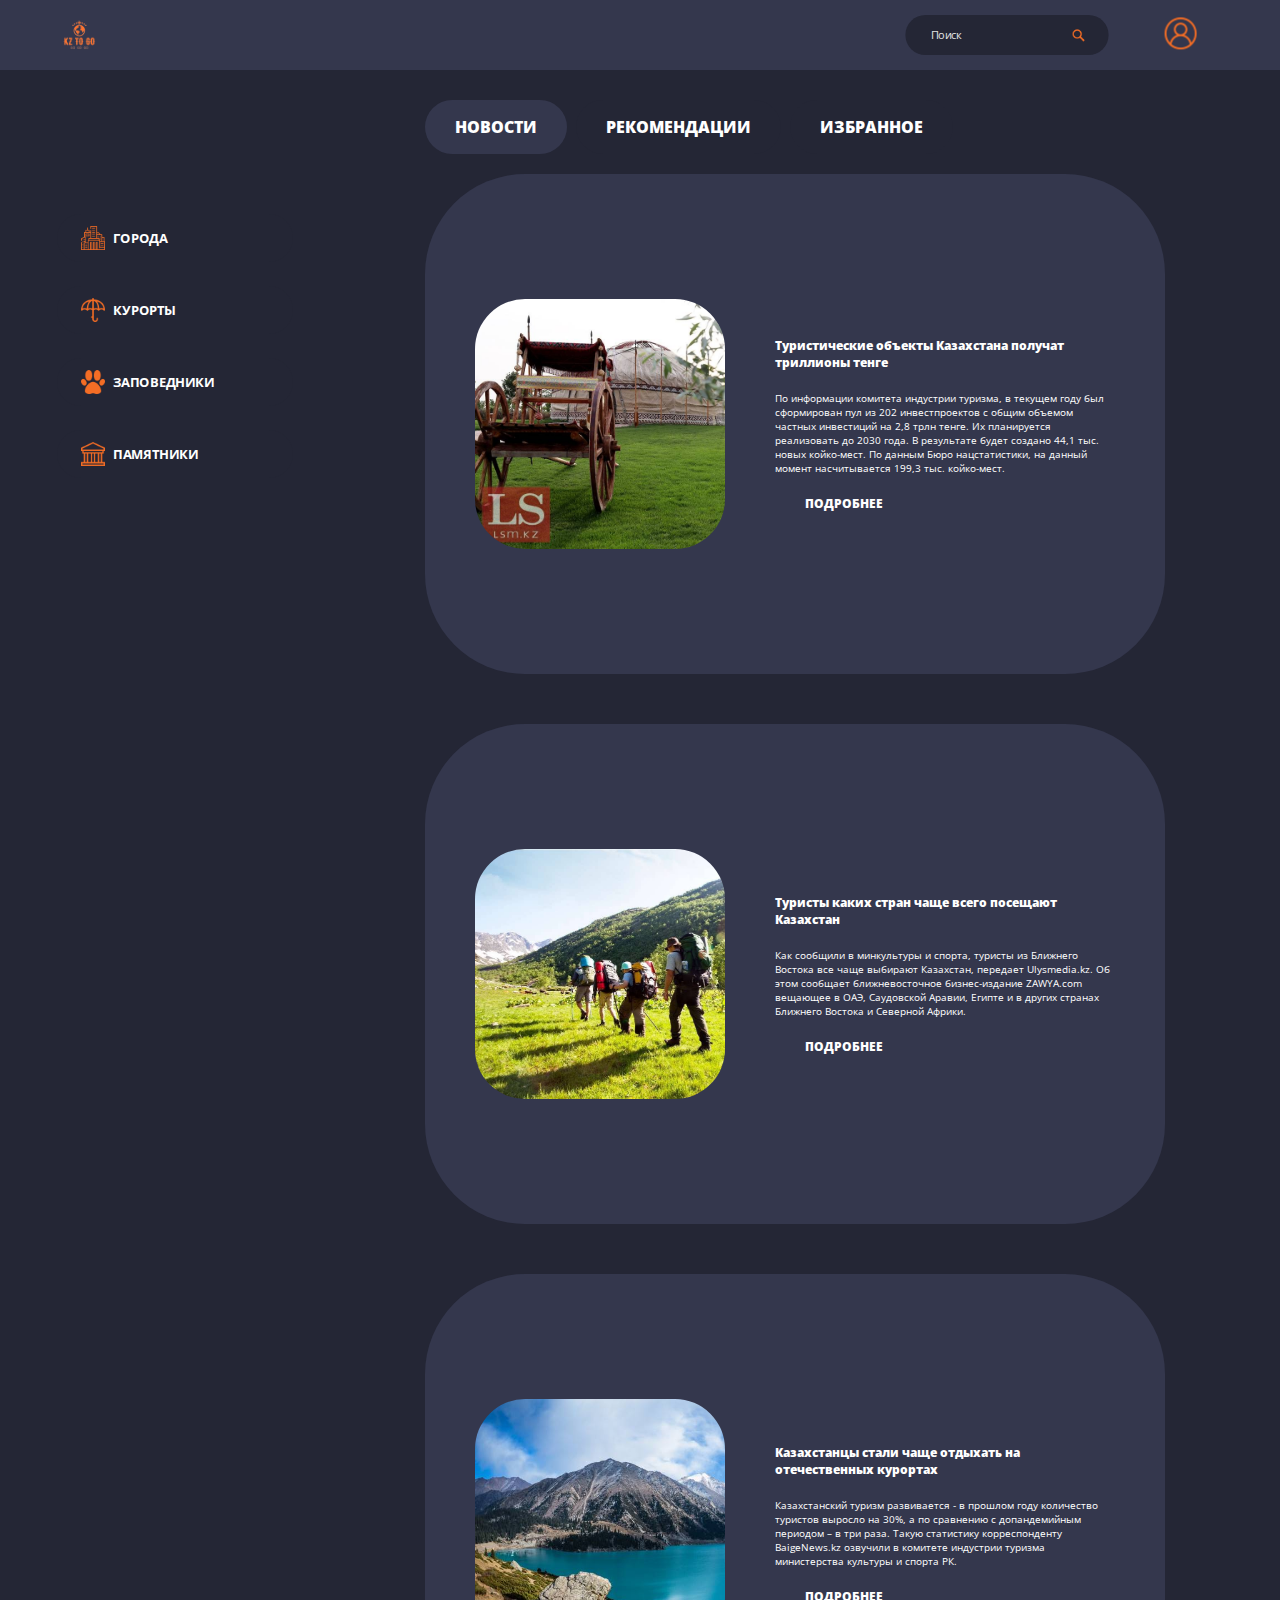
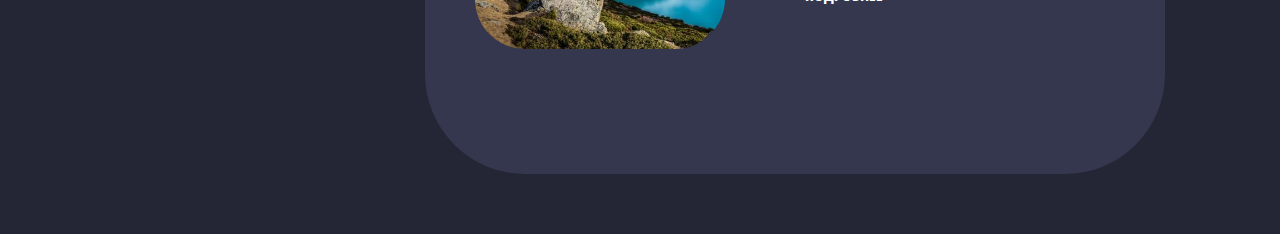
<file: index.html>
<!DOCTYPE html>
<html lang="en">
<head>
    <meta charset="UTF-8">
    <meta http-equiv="X-UA-Compatible" content="IE=edge">
    <meta name="viewport" content="width=device-width, initial-scale=1.0">
    <link rel="stylesheet" href="main.css">
    <link rel="stylesheet" href="media.css">
    <link rel="preconnect" href="https://fonts.googleapis.com">
    <link rel="preconnect" href="https://fonts.gstatic.com" crossorigin>
    <link href="https://fonts.googleapis.com/css2?family=Open+Sans:wght@300;400;800&display=swap" rel="stylesheet">
    <link href="https://fonts.cdnfonts.com/css/euro-caps" rel="stylesheet">
    <link rel="stylesheet" href="Fonts/Tupo Vyaz/">
    <link rel="shortcut icon" href="img/logo.png" type="image/x-icon">
             
    <title>Главная</title>
</head>
<body>
    <div class="header">
      <div class="menu-btn">
        <span></span>
        <span></span>
        <span></span>
      </div>
      <a href="index.html">
        <div class="logo">
            <img src="img/logo.png" alt="">
        </div></a>

        <div class="menu">
          <nav>
            <div class="sidenav menu-sidenav">
              <a href="cities.html"><img src="img/city.png" alt=""> ГОРОДА</a>
              <a href="resorts.html"><img src="img/umbrella.png" alt=""> КУРОРТЫ</a>
              <a href="monument.html"><img src="img/footprint.png" alt=""> ЗАПОВЕДНИКИ</a>
              <a href="monument.html"><img src="img/monument.png" alt=""> ПАМЯТНИКИ</a>
              </div>
          </nav>
        </div>

        <div class="nav">
            <div class="nav-item">
               <div class="search">
                <input type="text" class="serach-txt" placeholder="Поиск">
                <a href="" class="search-btn"><img src="img/zoom.png" alt=""></a>
               </div>
            </div>
            <div class="nav-item">
                <a class="profile" href="profile.html"><img src="img/profile.png" alt=""></a> 
             </div>
        </div>
    </div>
    <div class="sidenav">
    <a href="cities.html"><img src="img/city.png" alt=""> ГОРОДА</a>
    <a href="resorts.html"><img src="img/umbrella.png" alt=""> КУРОРТЫ</a>
    <a href="monument.html"><img src="img/footprint.png" alt=""> ЗАПОВЕДНИКИ</a>
    <a href="monument.html"><img src="img/monument.png" alt=""> ПАМЯТНИКИ</a>
    </div>
    <div class="tabs">
      
        <input type="radio" name="tab-btn" id="tab-btn-1" value="" checked>
        <label for="tab-btn-1">НОВОСТИ</label>
        <input type="radio" name="tab-btn" id="tab-btn-2" value="">
        <label for="tab-btn-2">РЕКОМЕНДАЦИИ</label>
        <input type="radio" name="tab-btn" id="tab-btn-3" value="">
        <label for="tab-btn-3">ИЗБРАННОЕ</label>
      
      
        <div id="content-1">
          <div class="content-block">
            <img src="img/news_1.jpg" alt="">
            <div class="cnt-txt">
              <div class="title">
              Туристические объекты Казахстана получат триллионы тенге
            </div>
            <div class="txt">
              По информации комитета индустрии туризма, в текущем году был сформирован пул из 202 инвестпроектов с общим объемом частных инвестиций на 2,8 трлн тенге. Их планируется реализовать до 2030 года. В результате будет создано 44,1 тыс. новых койко-мест. По данным Бюро нацстатистики, на данный момент насчитывается 199,3 тыс. койко-мест.
            </div>
            <div class="cnt-btn">
              <a href="https://lsm.kz/turizm-na-trilliony">ПОДРОБНЕЕ</a>
            </div>
          </div>
            

          </div>
          <div class="content-block">
            <img src="img/news_2.jpg" alt="">
            <div class="cnt-txt">
              <div class="title">
                Туристы каких стран чаще всего посещают Казахстан
            </div>
            <div class="txt">
              Как сообщили в минкультуры и спорта, туристы из Ближнего Востока все чаще выбирают Казахстан, передает Ulysmedia.kz. Об этом сообщает ближневосточное бизнес-издание ZAWYA.com вещающее в ОАЭ, Саудовской Аравии, Египте и в других странах Ближнего Востока и Северной Африки.
            </div>
            <div class="cnt-btn">
              <a href="https://ulysmedia.kz/ulys-travel/16350-turisty-kakikh-stran-chashche-vsego-poseshchaiut-kazakhstan/">ПОДРОБНЕЕ</a>
            </div>
          </div>
            

          </div>
          <div class="content-block">
            <img src="img/news_3.jpg" alt="">
            <div class="cnt-txt">
              <div class="title">
                Казахстанцы стали чаще отдыхать на отечественных курортах
            </div>
            <div class="txt">
              Казахстанский туризм развивается - в прошлом году количество туристов выросло на 30%, а по сравнению с допандемийным периодом – в три раза. Такую статистику корреспонденту BaigeNews.kz озвучили в комитете индустрии туризма министерства культуры и спорта РК.
            </div>
            <div class="cnt-btn">
              <a href="https://baigenews.kz/kazahstantsy-stali-chasche-otdyhat-na-otechestvennyh-kurortah_153292/">ПОДРОБНЕЕ</a>
            </div>
          </div>
            

          </div>
        </div>
        <div id="content-2">
          <div class="content-block">
            <img src="img/rec_1.jpg" alt="">
            <div class="cnt-txt">
              <div class="title">
              Астана, Байтерек (монумент)
            </div>
            <div class="txt">
              Уникальное сооружение в столице Казахстана, созданное по инициативе президента Казахстана Нурсултана Назарбаева. Это популярное среди туристов место, так как отсюда открываются захватывающие панорамы на город. Башня, выполненная в футуристическом стиле, находится на левом берегу реки Ишим. Полное название этого памятника – Байтерек-Астана.
            </div>
            <div class="cnt-btn">
              <a href="https://lsm.kz/turizm-na-trilliony">ПОДРОБНЕЕ</a>
            </div>
          </div>
          </div>
          <div class="content-block">
            <img src="img/rec_1.jpg" alt="">
            <div class="cnt-txt">
              <div class="title">
              Астана, Байтерек (монумент)
            </div>
            <div class="txt">
              Уникальное сооружение в столице Казахстана, созданное по инициативе президента Казахстана Нурсултана Назарбаева. Это популярное среди туристов место, так как отсюда открываются захватывающие панорамы на город. Башня, выполненная в футуристическом стиле, находится на левом берегу реки Ишим. Полное название этого памятника – Байтерек-Астана.
            </div>
            <div class="cnt-btn">
              <a href="https://lsm.kz/turizm-na-trilliony">ПОДРОБНЕЕ</a>
            </div>
          </div>
          </div>
          <div class="content-block">
            <img src="img/rec_1.jpg" alt="">
            <div class="cnt-txt">
              <div class="title">
              Астана, Байтерек (монумент)
            </div>
            <div class="txt">
              Уникальное сооружение в столице Казахстана, созданное по инициативе президента Казахстана Нурсултана Назарбаева. Это популярное среди туристов место, так как отсюда открываются захватывающие панорамы на город. Башня, выполненная в футуристическом стиле, находится на левом берегу реки Ишим. Полное название этого памятника – Байтерек-Астана.
            </div>
            <div class="cnt-btn">
              <a href="https://lsm.kz/turizm-na-trilliony">ПОДРОБНЕЕ</a>
            </div>
          </div>
          </div>
        </div>
        <div id="content-3">
          <div class="content-block">
            <div class="auth">
              <img src="img/lock.png" alt="">
              <div class="auth-txt">Вы не авторизованы</div>
              <div class="auth-btn"><a href="#">Авторизация</a></div>
            </div>
          </div>
        </div>
      </div>
     
 

      <script src="js/main.js"></script>
</body>
</html>
</file>
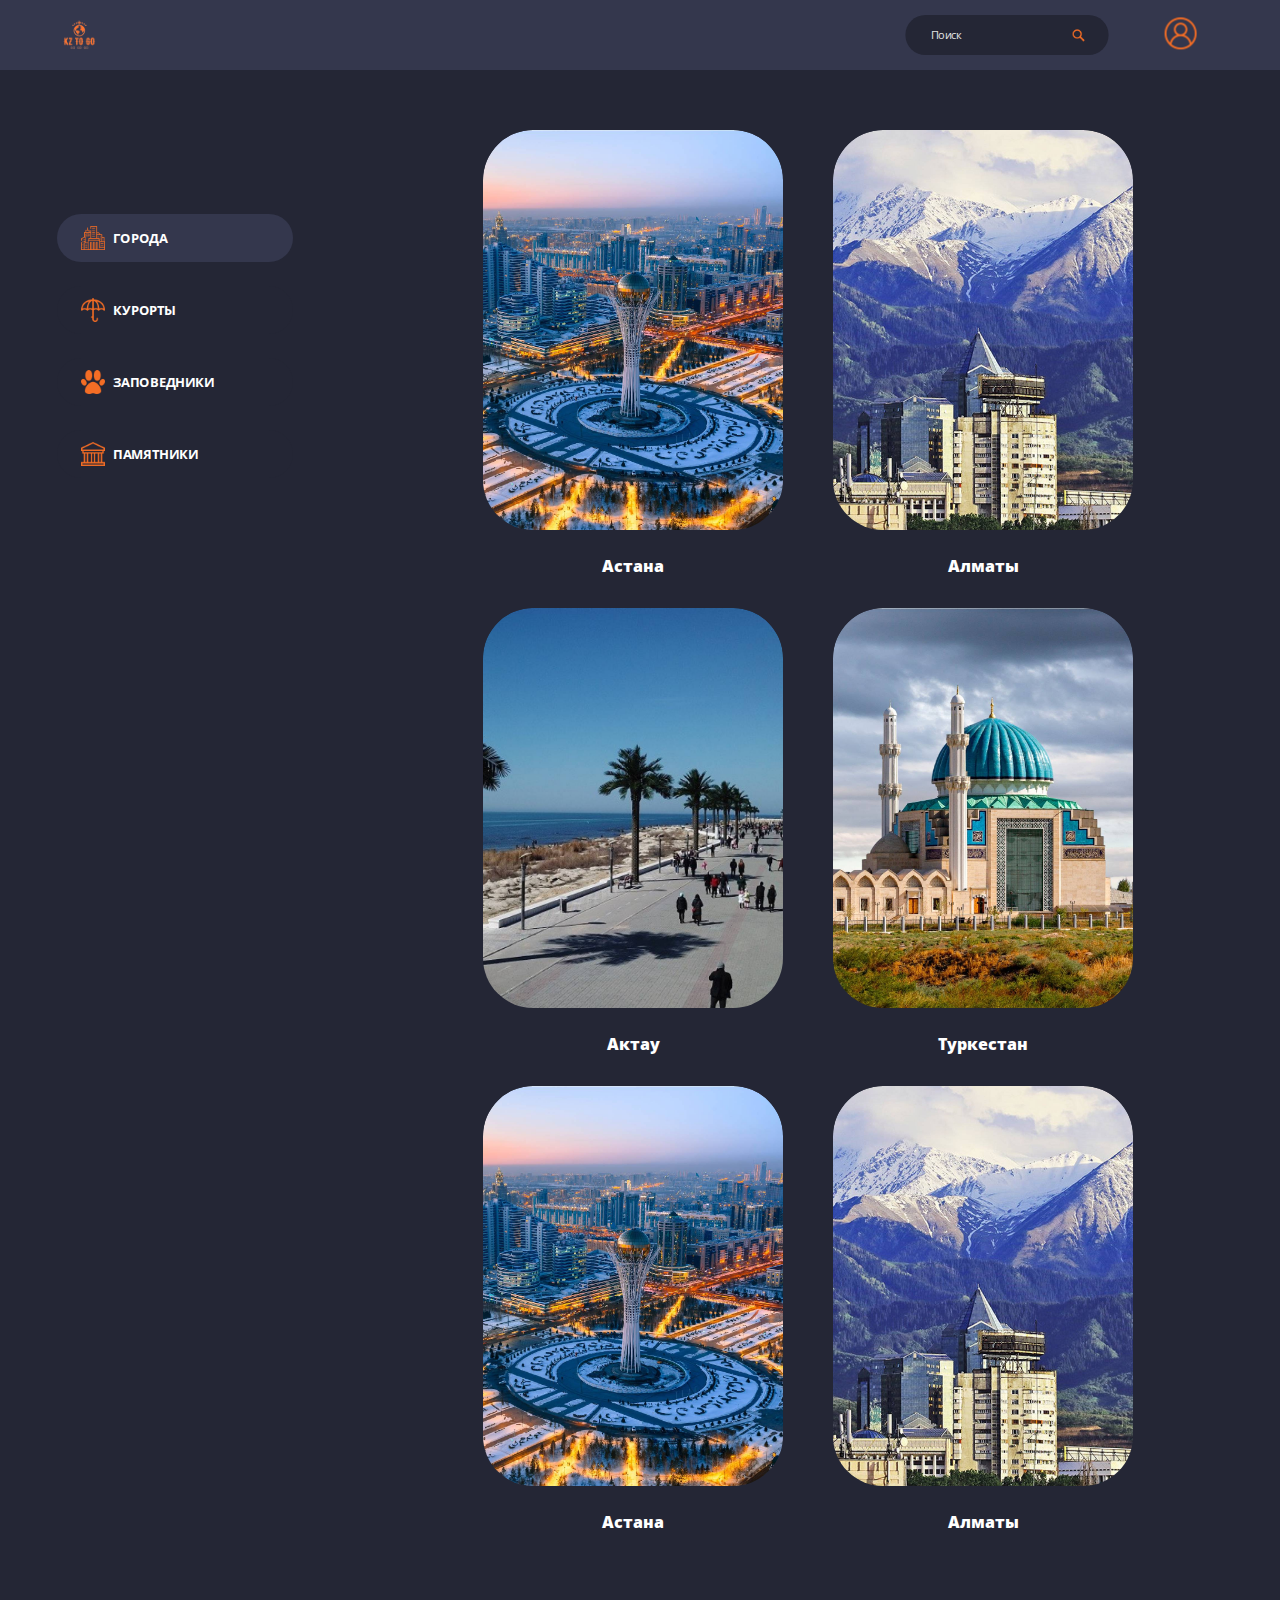
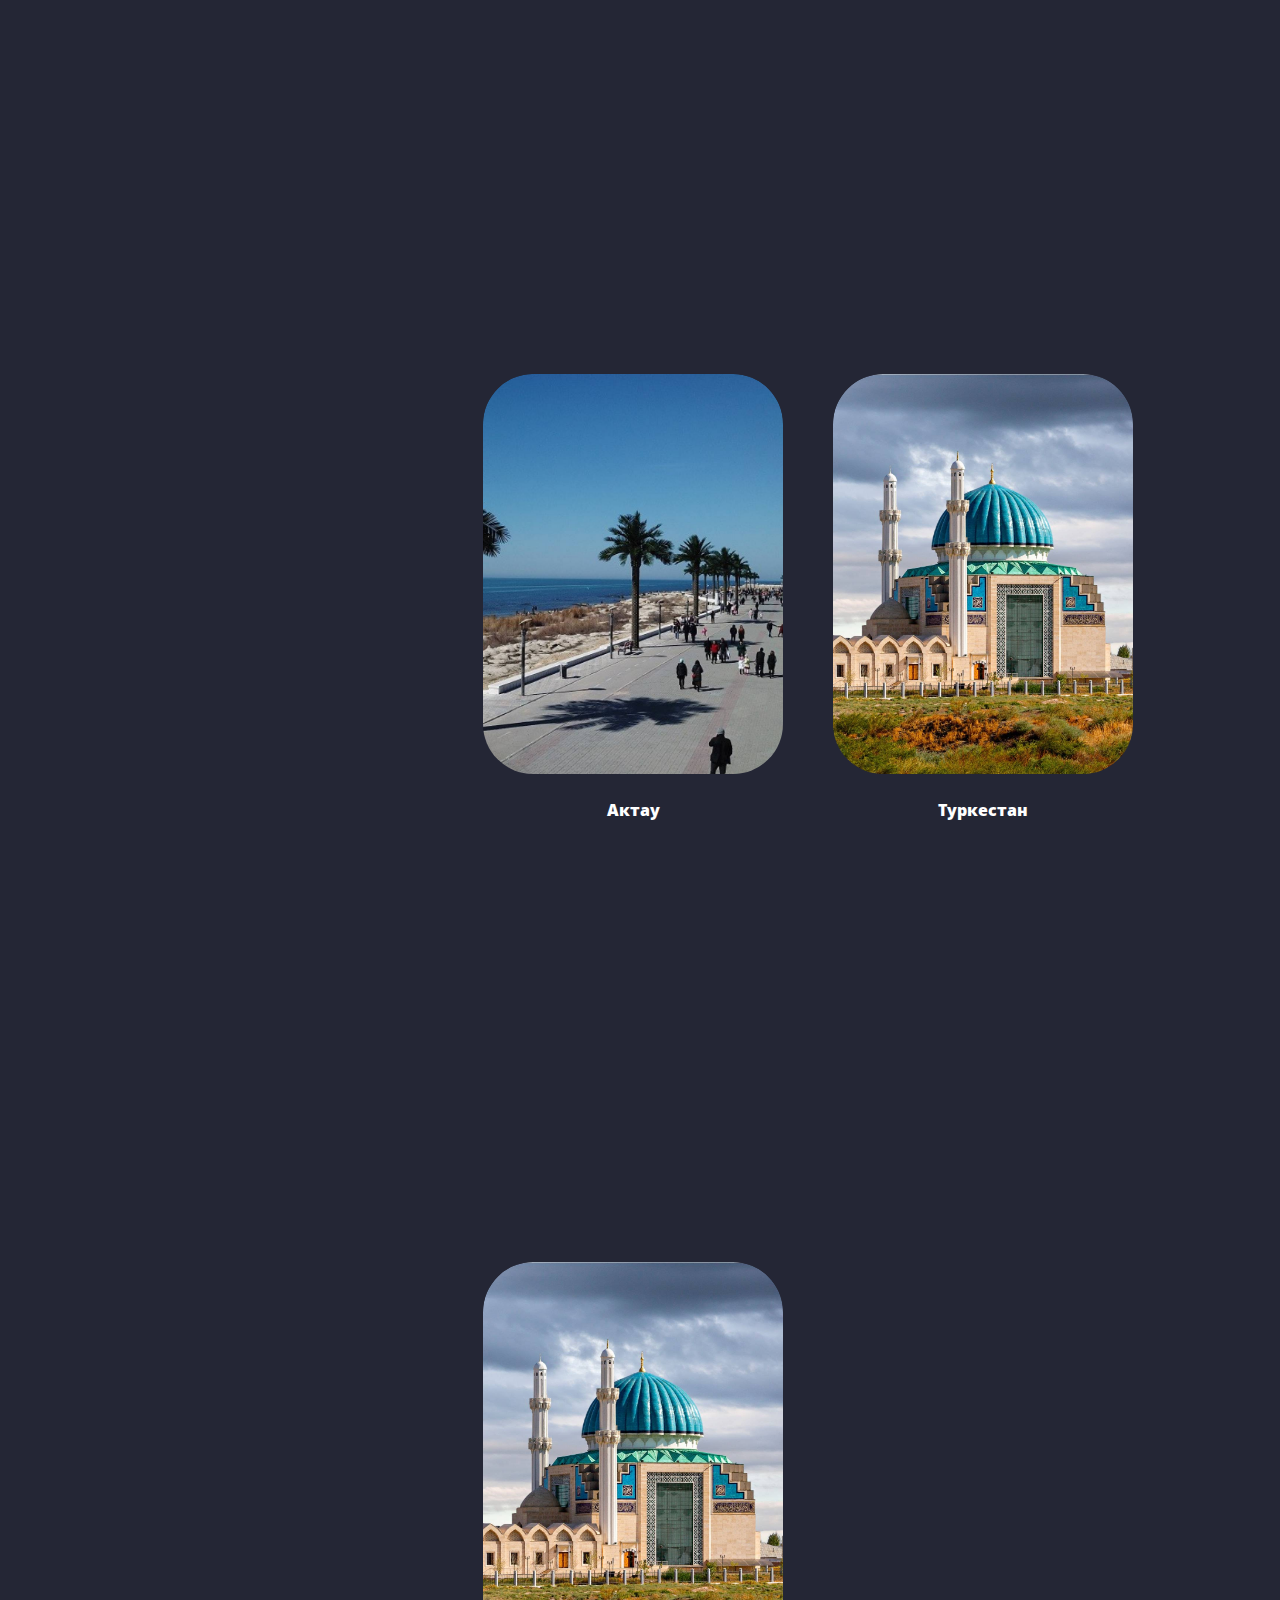
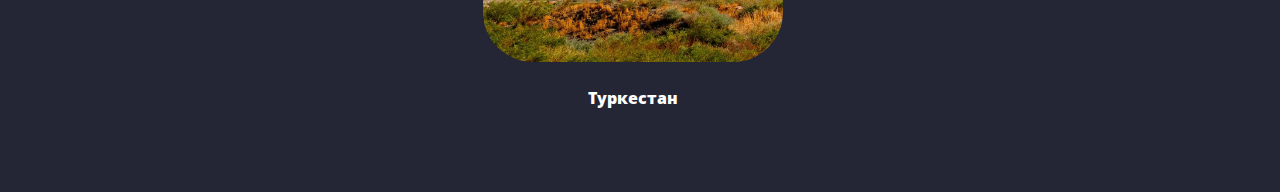
<file: cities.html>
<!DOCTYPE html>
<html lang="en">
<head>
    <meta charset="UTF-8">
    <meta http-equiv="X-UA-Compatible" content="IE=edge">
    <meta name="viewport" content="width=device-width, initial-scale=1.0">
    <link rel="stylesheet" href="main.css">
    <link rel="stylesheet" href="media.css">
    <link rel="preconnect" href="https://fonts.googleapis.com">
    <link rel="preconnect" href="https://fonts.gstatic.com" crossorigin>
    <link href="https://fonts.googleapis.com/css2?family=Open+Sans:wght@300;400;800&display=swap" rel="stylesheet">
    <link href="https://fonts.cdnfonts.com/css/euro-caps" rel="stylesheet">
    <link rel="stylesheet" href="Fonts/Tupo Vyaz/">
    <link rel="shortcut icon" href="img/logo.png" type="image/x-icon">           
    <title>Города</title>
</head>
<body>
    <div class="header">
        <div class="menu-btn">
            <span></span>
            <span></span>
            <span></span>
          </div>
        <a href="index.html"><div class="logo">
            <img src="img/logo.png" alt="">
        </div></a>

        <div class="menu">
            <nav>
              <div class="sidenav menu-sidenav">
                <a href="cities.html"><img src="img/city.png" alt=""> ГОРОДА</a>
                <a href="resorts.html"><img src="img/umbrella.png" alt=""> КУРОРТЫ</a>
                <a href="monument.html"><img src="img/footprint.png" alt=""> ЗАПОВЕДНИКИ</a>
                <a href="monument.html"><img src="img/monument.png" alt=""> ПАМЯТНИКИ</a>
                </div>
            </nav>
          </div>
        <div class="nav">
            <div class="nav-item">
               <div class="search">
                <input type="text" class="serach-txt" placeholder="Поиск">
                <a href="" class="search-btn"><img src="img/zoom.png" alt=""></a>
               </div>
            </div>
            <div class="nav-item">
                <a class="profile" href=""><img src="img/profile.png" alt=""></a> 
             </div>
        </div>
    </div>
    <div class="sidenav">
    <a href="cities.html" style="background-color: #34374d;"><img src="img/city.png" alt=""> ГОРОДА</a>
    <a href="resorts.html"><img src="img/umbrella.png" alt=""> КУРОРТЫ</a>
    <a href="park.html"><img src="img/footprint.png" alt=""> ЗАПОВЕДНИКИ</a>
    <a href="monument.html"><img src="img/monument.png" alt=""> ПАМЯТНИКИ</a>
    </div>
    <div class="resorts">
        <a href="" class="city-card">
            <img src="img/c1.jpg" alt="">
            <div class="c-title">Астана</div>
        </a>
        <a href="" class="city-card">
            <img src="img/c2.jpg" alt="">
            <div class="c-title">Алматы</div>
        </a>
        <a href="" class="city-card">
            <img src="img/c3.jpg" alt="">
            <div class="c-title">Актау</div>
        </a>
        <a href="" class="city-card">
            <img src="img/c4.jpg" alt="">
            <div class="c-title">Туркестан</div>
        </a>
        <a href="" class="city-card">
            <img src="img/c1.jpg" alt="">
            <div class="c-title">Астана</div>
        </a>
        <a href="" class="city-card">
            <img src="img/c2.jpg" alt="">
            <div class="c-title">Алматы</div>
        </a>
        <a href="" class="city-card">
            <img src="img/c3.jpg" alt="">
            <div class="c-title">Актау</div>
        </a>
        <a href="" class="city-card">
            <img src="img/c4.jpg" alt="">
            <div class="c-title">Туркестан</div>
        </a>
        <a href="" class="city-card">
            <img src="img/c4.jpg" alt="">
            <div class="c-title">Туркестан</div>
        </a>
    </div>
    <script src="js/main.js"></script>
</body>
</html>
</file>
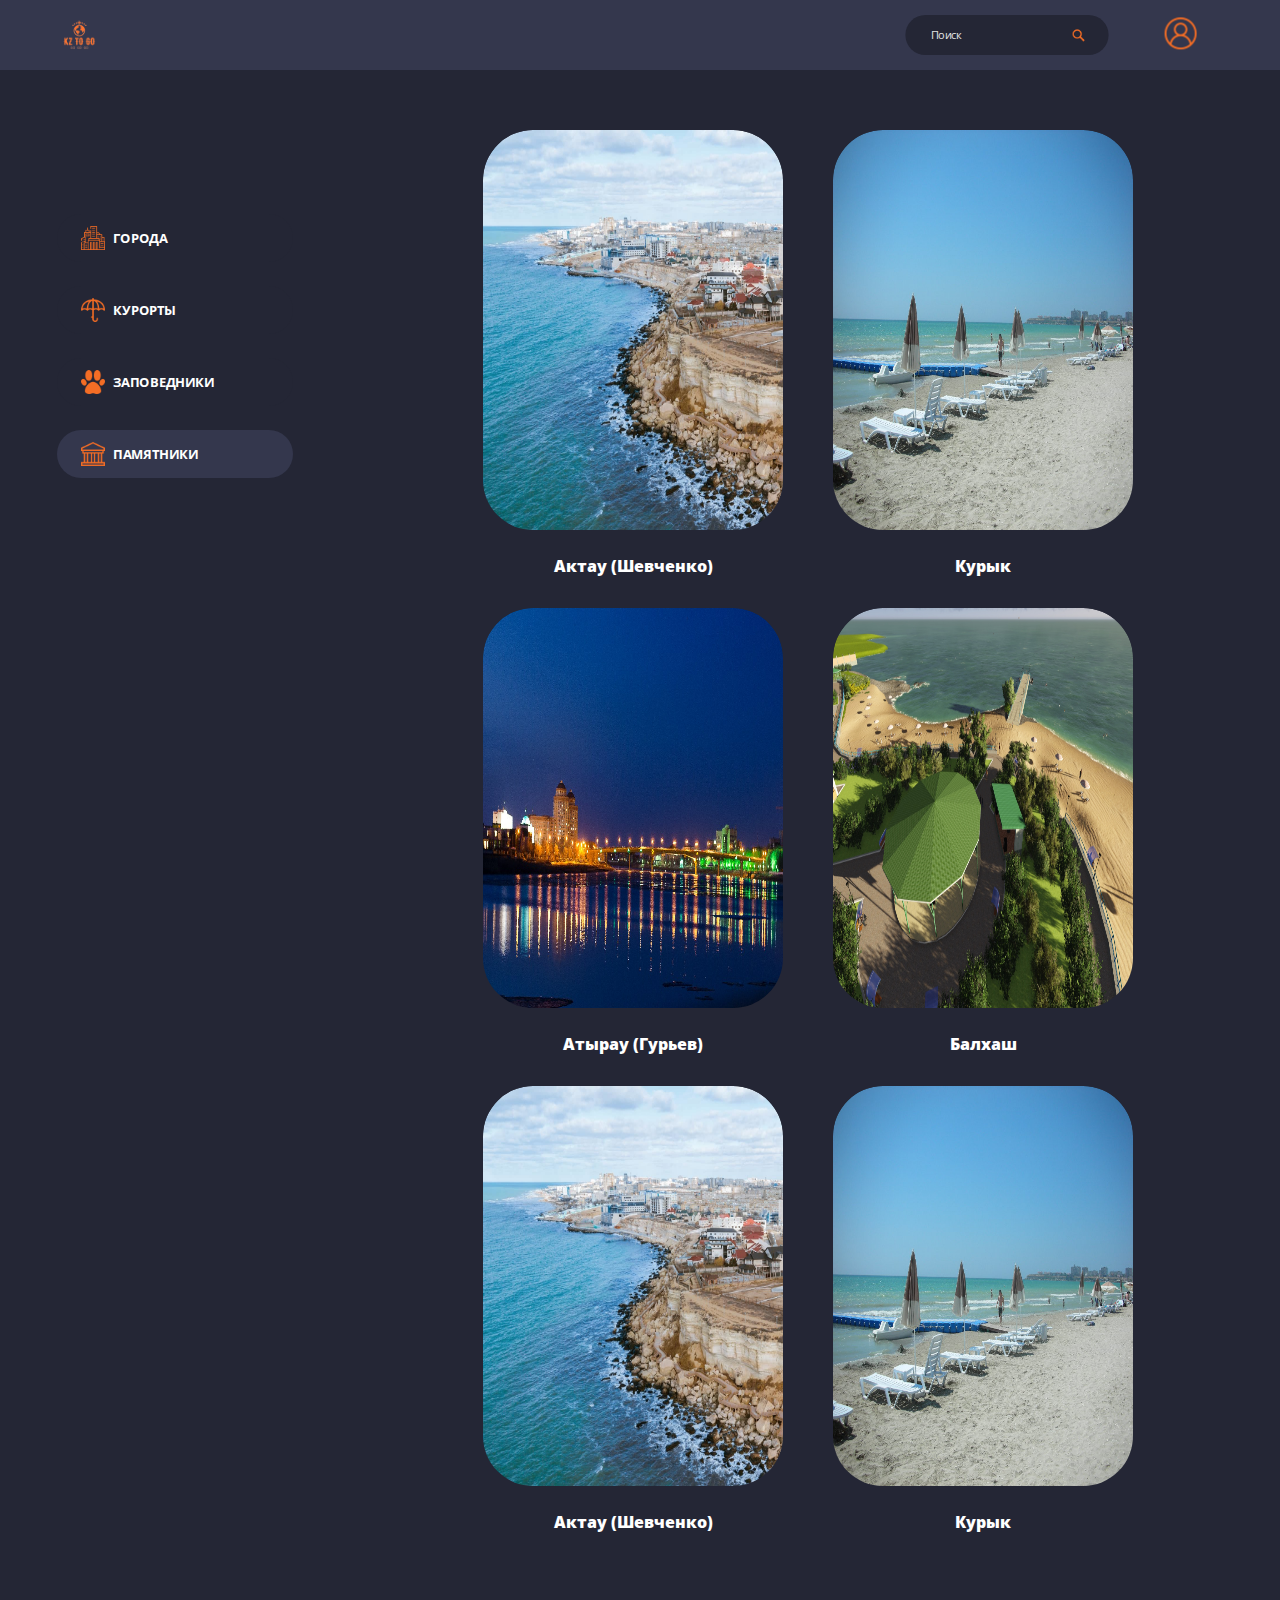
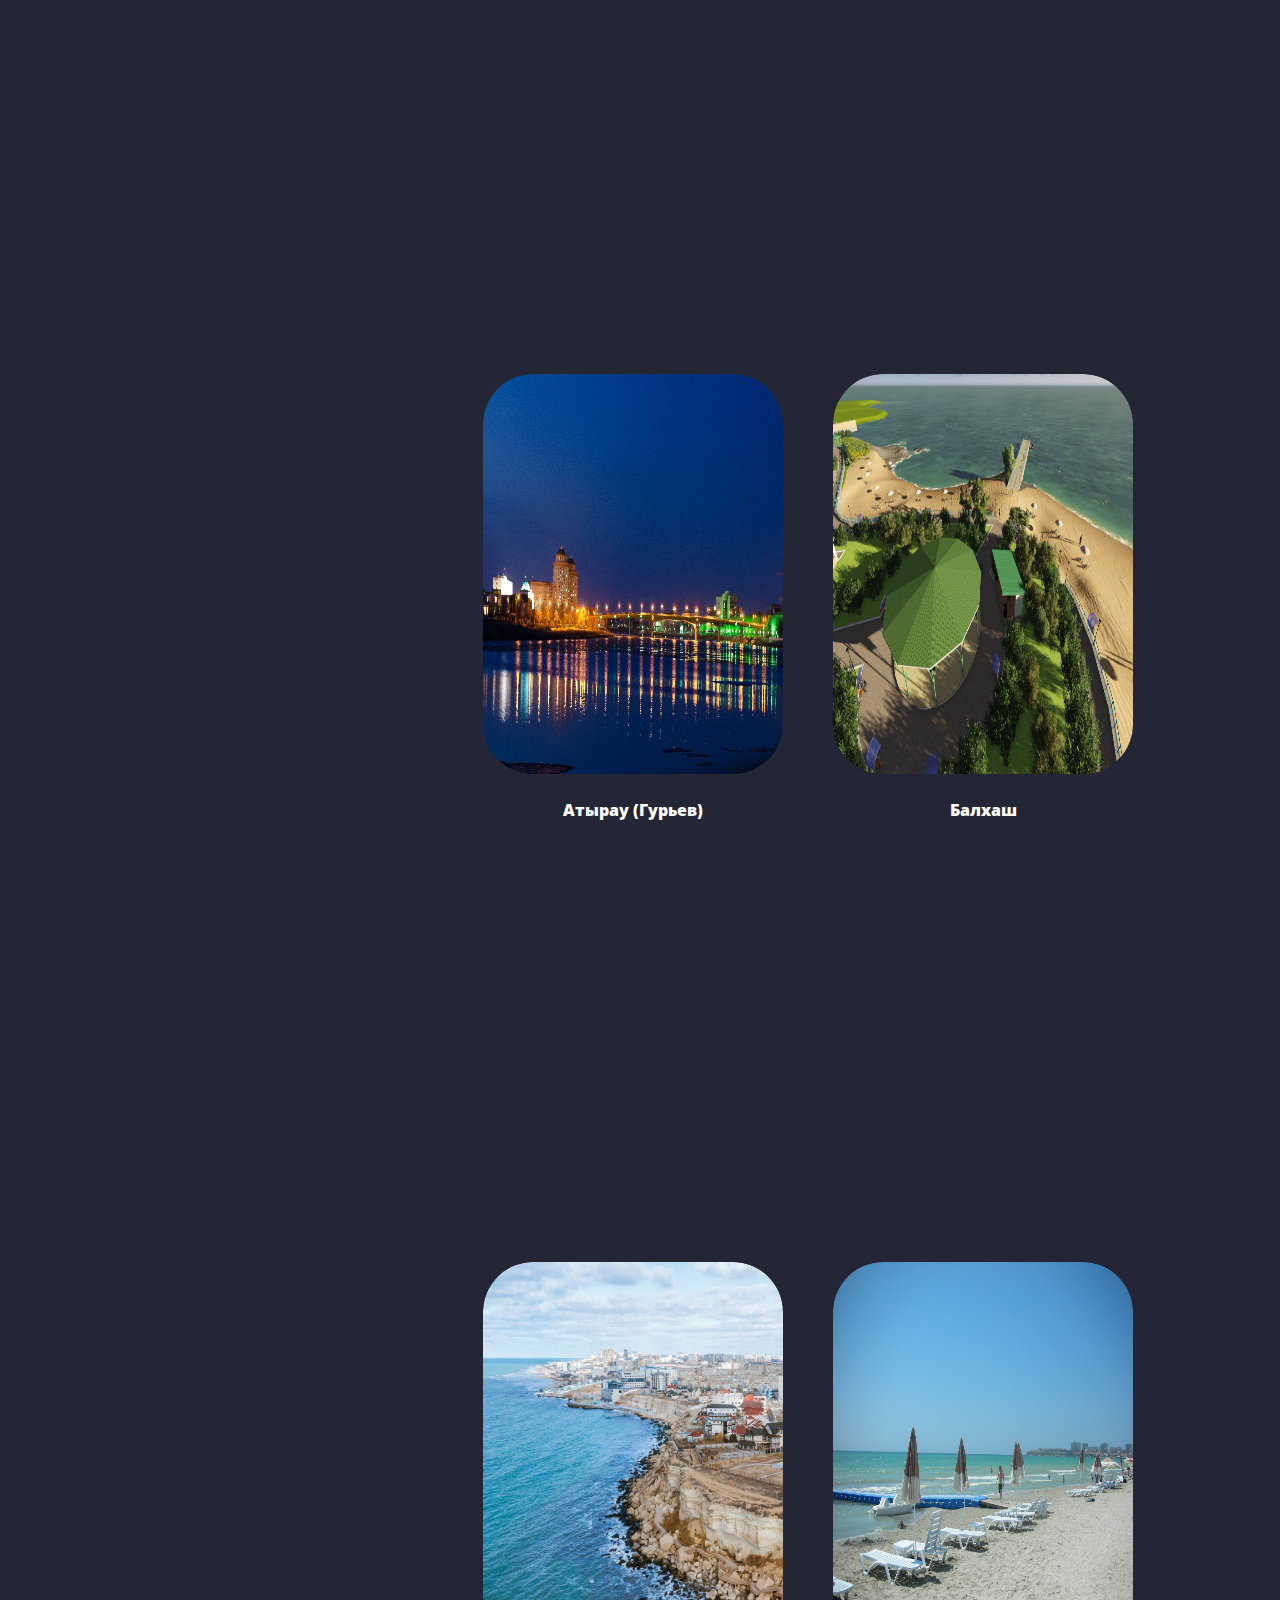
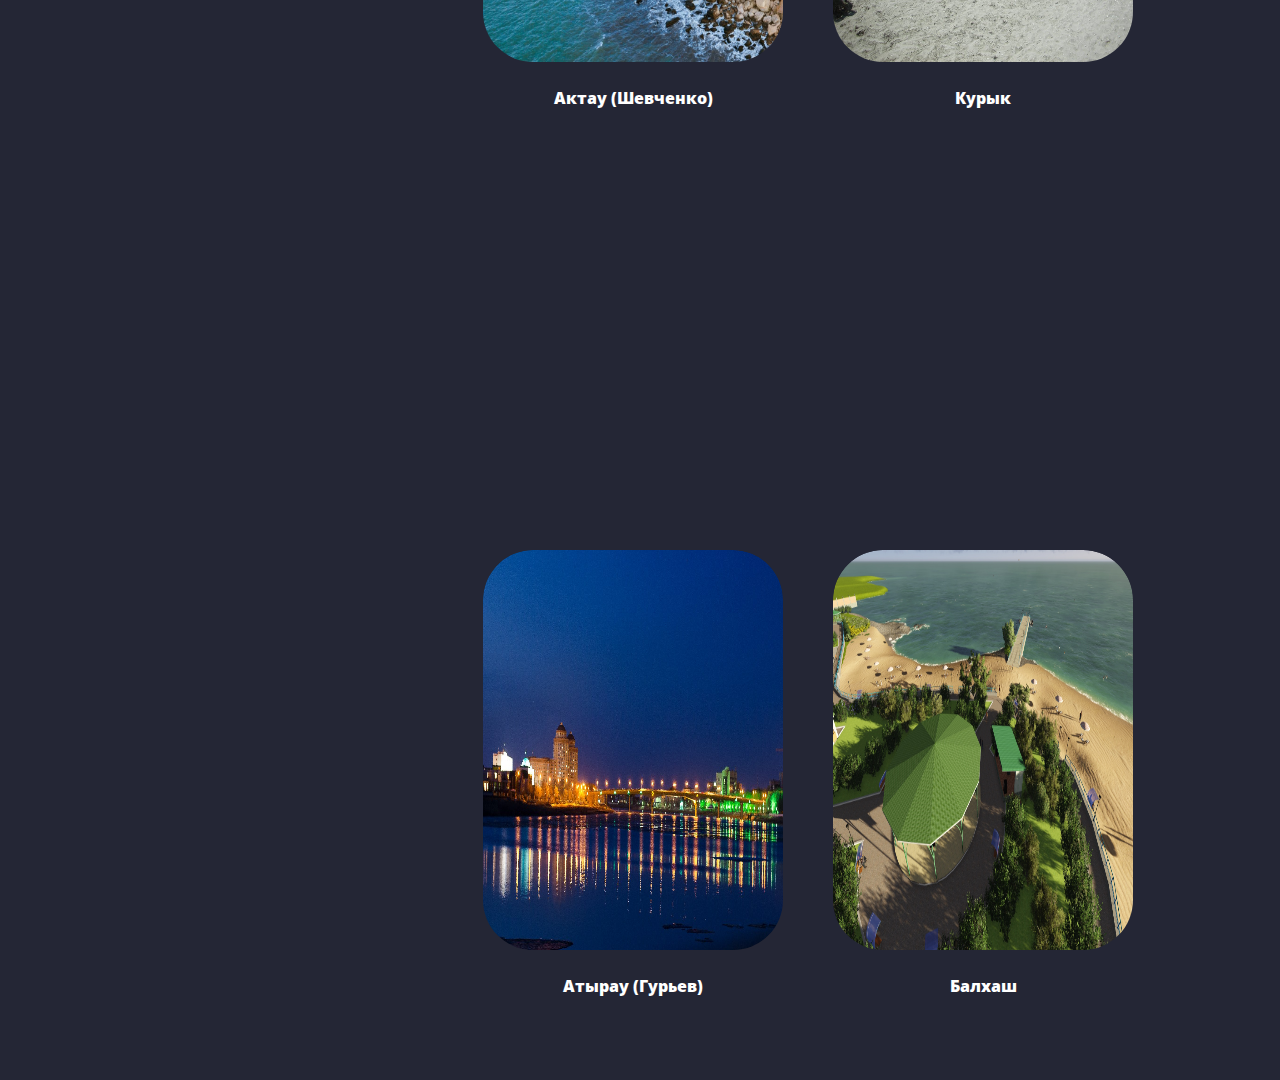
<file: monument.html>
<!DOCTYPE html>
<html lang="en">
<head>
    <meta charset="UTF-8">
    <meta http-equiv="X-UA-Compatible" content="IE=edge">
    <meta name="viewport" content="width=device-width, initial-scale=1.0">
    <link rel="stylesheet" href="main.css">
    <link rel="stylesheet" href="media.css">
    <link rel="preconnect" href="https://fonts.googleapis.com">
    <link rel="preconnect" href="https://fonts.gstatic.com" crossorigin>
    <link href="https://fonts.googleapis.com/css2?family=Open+Sans:wght@300;400;800&display=swap" rel="stylesheet">
    <link href="https://fonts.cdnfonts.com/css/euro-caps" rel="stylesheet">
    <link rel="stylesheet" href="Fonts/Tupo Vyaz/">
    <link rel="shortcut icon" href="img/logo.png" type="image/x-icon">
    <title>Памятники</title>
</head>
<body>
    <div class="header">
        <div class="menu-btn">
            <span></span>
            <span></span>
            <span></span>
          </div>
        <a href="index.html"> <div class="logo">
            <img src="img/logo.png" alt="">
        </div></a>
        <div class="menu">
            <nav>
              <div class="sidenav menu-sidenav">
                <a href="cities.html"><img src="img/city.png" alt=""> ГОРОДА</a>
                <a href="resorts.html"><img src="img/umbrella.png" alt=""> КУРОРТЫ</a>
                <a href="monument.html"><img src="img/footprint.png" alt=""> ЗАПОВЕДНИКИ</a>
                <a href="monument.html"><img src="img/monument.png" alt=""> ПАМЯТНИКИ</a>
                </div>
            </nav>
          </div>
        <div class="nav">
            <div class="nav-item">
               <div class="search">
                <input type="text" class="serach-txt" placeholder="Поиск">
                <a href="" class="search-btn"><img src="img/zoom.png" alt=""></a>
               </div>
            </div>
            <div class="nav-item">
                <a class="profile" href=""><img src="img/profile.png" alt=""></a> 
             </div>
        </div>
    </div>
    <div class="sidenav">
    <a href="cities.html"><img src="img/city.png" alt=""> ГОРОДА</a>
    <a href="resorts.html"> <img src="img/umbrella.png" alt=""> КУРОРТЫ</a>
    <a href="park.html"  ><img src="img/footprint.png" alt=""> ЗАПОВЕДНИКИ</a>
    <a href="monument.html" style="background-color: #34374d;"><img src="img/monument.png" alt=""> ПАМЯТНИКИ</a>
    </div>
    <div class="resorts">
        <a href="" class="res-card">
            <img src="img/r1.jpg" alt="">
            <div class="r-title">Актау (Шевченко)</div>
        </a>
        <a href="" class="res-card">
            <img src="img/r2.jpg" alt="">
            <div class="r-title">Курык</div>
        </a>
        <a href="" class="res-card">
            <img src="img/r3.jpg" alt="">
            <div class="r-title">Атырау (Гурьев)</div>
        </a>
        <a href="" class="res-card">
            <img src="img/r4.jpg" alt="">
            <div class="r-title">Балхаш</div>
        </a>
        <a href="" class="res-card">
            <img src="img/r1.jpg" alt="">
            <div class="r-title">Актау (Шевченко)</div>
        </a>
        <a href="" class="res-card">
            <img src="img/r2.jpg" alt="">
            <div class="r-title">Курык</div>
        </a>
        <a href="" class="res-card">
            <img src="img/r3.jpg" alt="">
            <div class="r-title">Атырау (Гурьев)</div>
        </a>
        <a href="" class="res-card">
            <img src="img/r4.jpg" alt="">
            <div class="r-title">Балхаш</div>
        </a>
        <a href="" class="res-card">
            <img src="img/r1.jpg" alt="">
            <div class="r-title">Актау (Шевченко)</div>
        </a>
        <a href="" class="res-card">
            <img src="img/r2.jpg" alt="">
            <div class="r-title">Курык</div>
        </a>
        <a href="" class="res-card">
            <img src="img/r3.jpg" alt="">
            <div class="r-title">Атырау (Гурьев)</div>
        </a>
        <a href="" class="res-card">
            <img src="img/r4.jpg" alt="">
            <div class="r-title">Балхаш</div>
        </a>
        
    </div>
    <script src="js/main.js"></script>
</body>
</html>
</file>
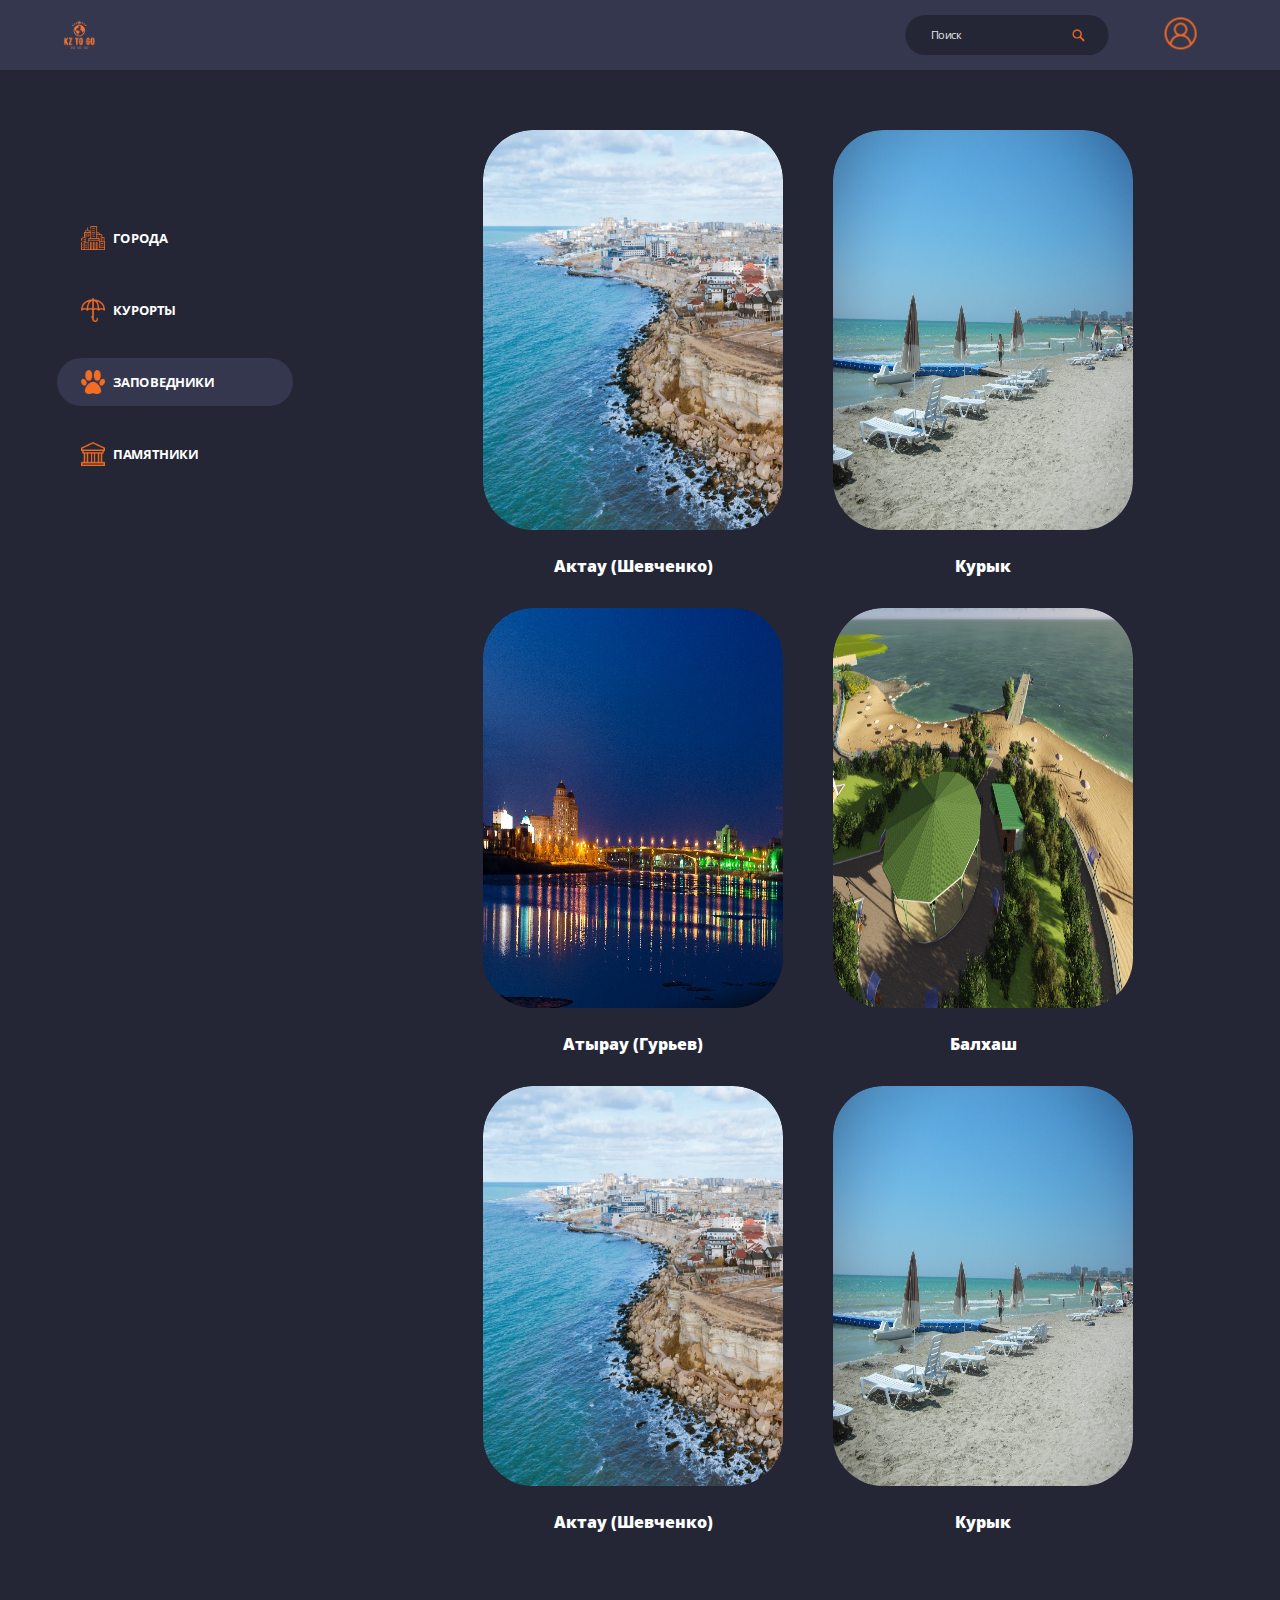
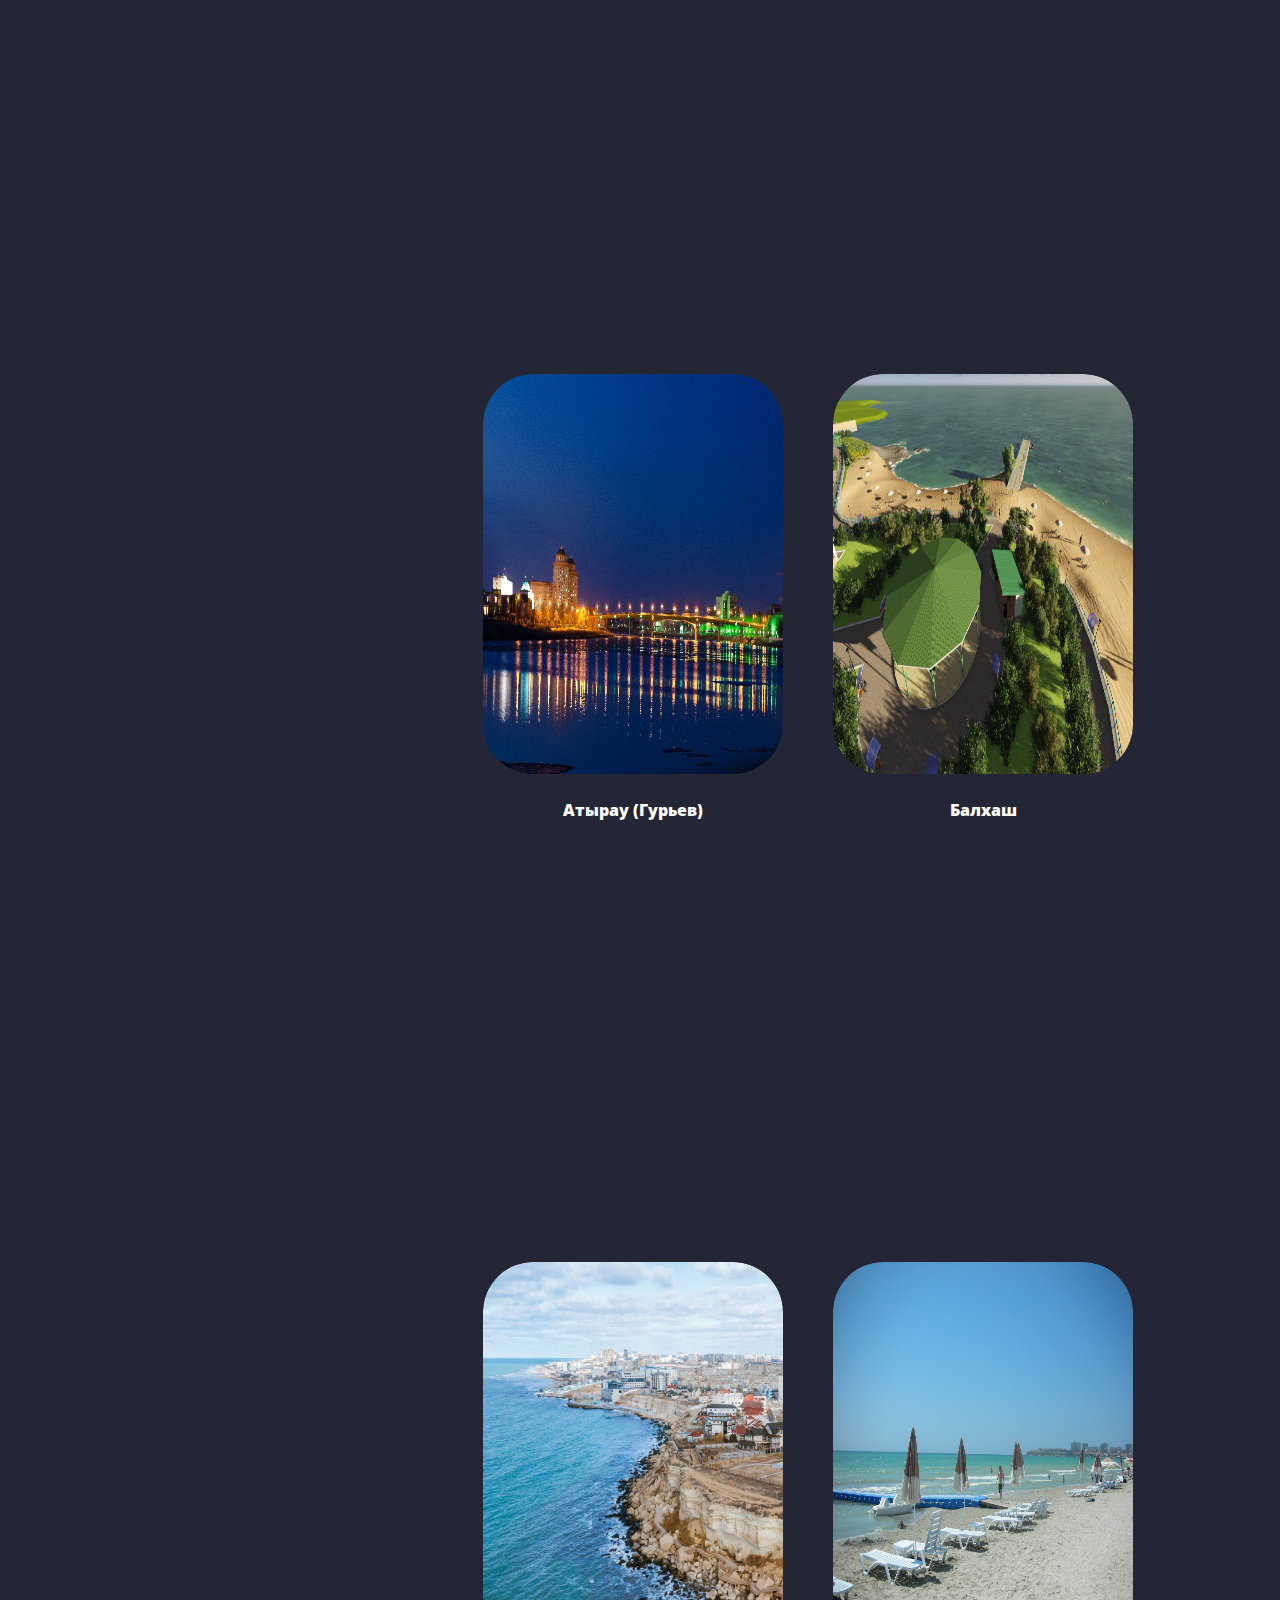
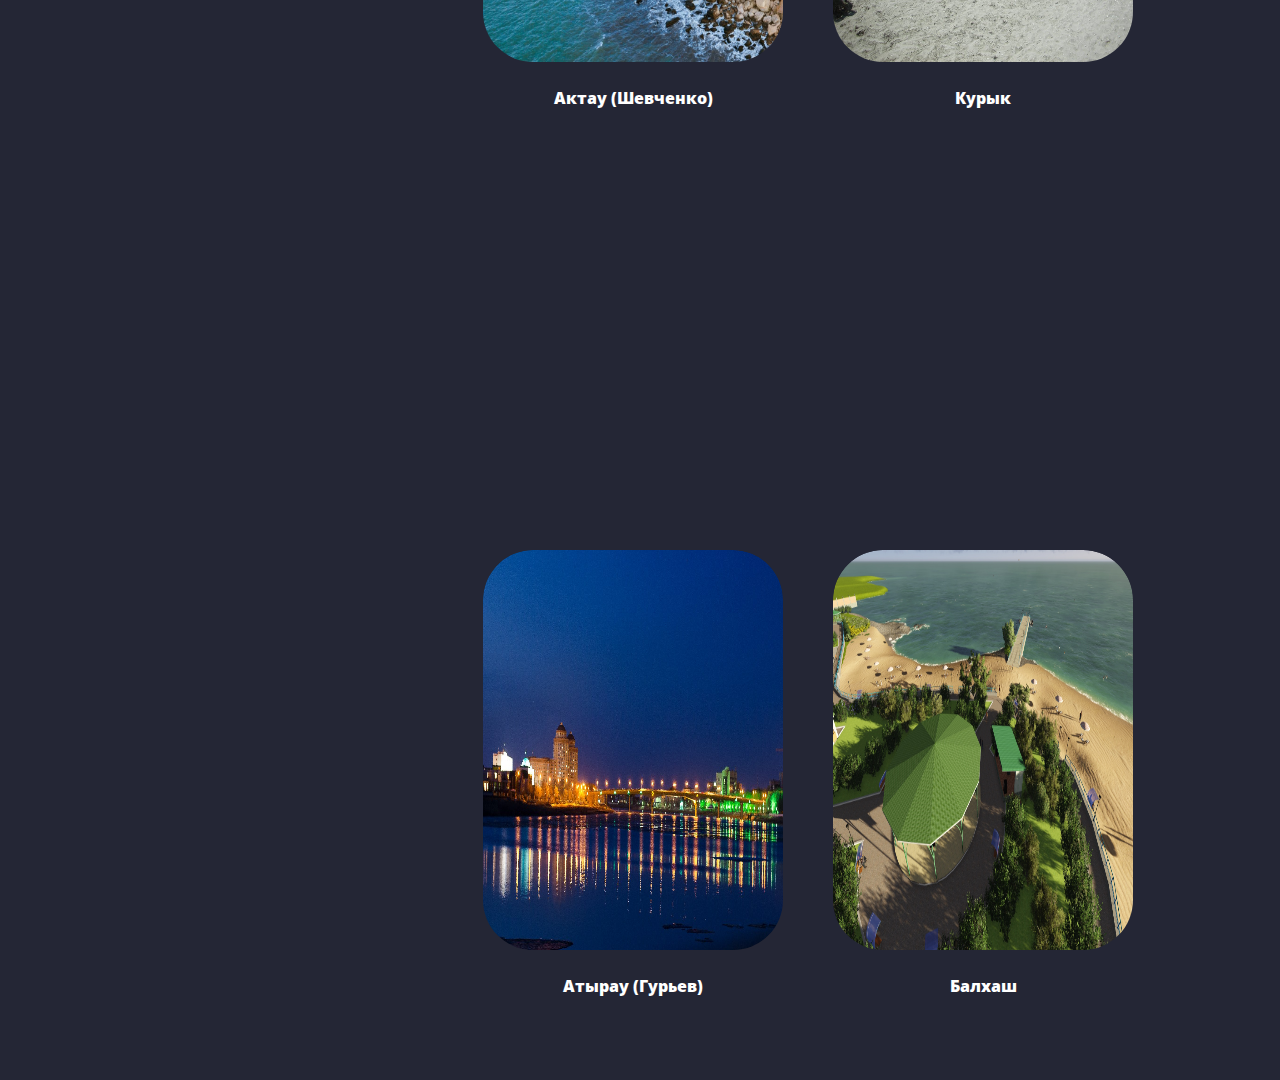
<file: park.html>
<!DOCTYPE html>
<html lang="en">
<head>
    <meta charset="UTF-8">
    <meta http-equiv="X-UA-Compatible" content="IE=edge">
    <meta name="viewport" content="width=device-width, initial-scale=1.0">
    <link rel="stylesheet" href="main.css">
    <link rel="stylesheet" href="media.css">
    <link rel="preconnect" href="https://fonts.googleapis.com">
    <link rel="preconnect" href="https://fonts.gstatic.com" crossorigin>
    <link href="https://fonts.googleapis.com/css2?family=Open+Sans:wght@300;400;800&display=swap" rel="stylesheet">
    <link href="https://fonts.cdnfonts.com/css/euro-caps" rel="stylesheet">
    <link rel="stylesheet" href="Fonts/Tupo Vyaz/">
    <link rel="shortcut icon" href="img/logo.png" type="image/x-icon">
    <title>Заповедники</title>
</head>
<body>
    <div class="header">
        <div class="menu-btn">
            <span></span>
            <span></span>
            <span></span>
          </div>
        <a href="index.html"> <div class="logo">
            <img src="img/logo.png" alt="">
        </div></a>
        <div class="menu">
            <nav>
              <div class="sidenav menu-sidenav">
                <a href="cities.html"><img src="img/city.png" alt=""> ГОРОДА</a>
                <a href="resorts.html"><img src="img/umbrella.png" alt=""> КУРОРТЫ</a>
                <a href="monument.html"><img src="img/footprint.png" alt=""> ЗАПОВЕДНИКИ</a>
                <a href="monument.html"><img src="img/monument.png" alt=""> ПАМЯТНИКИ</a>
                </div>
            </nav>
          </div>
        <div class="nav">
            <div class="nav-item">
               <div class="search">
                <input type="text" class="serach-txt" placeholder="Поиск">
                <a href="" class="search-btn"><img src="img/zoom.png" alt=""></a>
               </div>
            </div>
            <div class="nav-item">
                <a class="profile" href=""><img src="img/profile.png" alt=""></a> 
             </div>
        </div>
    </div>
    <div class="sidenav">
    <a href="cities.html"><img src="img/city.png" alt=""> ГОРОДА</a>
    <a href="resorts.html"> <img src="img/umbrella.png" alt=""> КУРОРТЫ</a>
    <a href="park.html"  style="background-color: #34374d;"><img src="img/footprint.png" alt=""> ЗАПОВЕДНИКИ</a>
    <a href="monument.html"><img src="img/monument.png" alt=""> ПАМЯТНИКИ</a>
    </div>
    <div class="resorts">
        <a href="" class="res-card">
            <img src="img/r1.jpg" alt="">
            <div class="r-title">Актау (Шевченко)</div>
        </a>
        <a href="" class="res-card">
            <img src="img/r2.jpg" alt="">
            <div class="r-title">Курык</div>
        </a>
        <a href="" class="res-card">
            <img src="img/r3.jpg" alt="">
            <div class="r-title">Атырау (Гурьев)</div>
        </a>
        <a href="" class="res-card">
            <img src="img/r4.jpg" alt="">
            <div class="r-title">Балхаш</div>
        </a>
        <a href="" class="res-card">
            <img src="img/r1.jpg" alt="">
            <div class="r-title">Актау (Шевченко)</div>
        </a>
        <a href="" class="res-card">
            <img src="img/r2.jpg" alt="">
            <div class="r-title">Курык</div>
        </a>
        <a href="" class="res-card">
            <img src="img/r3.jpg" alt="">
            <div class="r-title">Атырау (Гурьев)</div>
        </a>
        <a href="" class="res-card">
            <img src="img/r4.jpg" alt="">
            <div class="r-title">Балхаш</div>
        </a>
        <a href="" class="res-card">
            <img src="img/r1.jpg" alt="">
            <div class="r-title">Актау (Шевченко)</div>
        </a>
        <a href="" class="res-card">
            <img src="img/r2.jpg" alt="">
            <div class="r-title">Курык</div>
        </a>
        <a href="" class="res-card">
            <img src="img/r3.jpg" alt="">
            <div class="r-title">Атырау (Гурьев)</div>
        </a>
        <a href="" class="res-card">
            <img src="img/r4.jpg" alt="">
            <div class="r-title">Балхаш</div>
        </a>
        
    </div>
    <script src="js/main.js"></script>
</body>
</html>
</file>
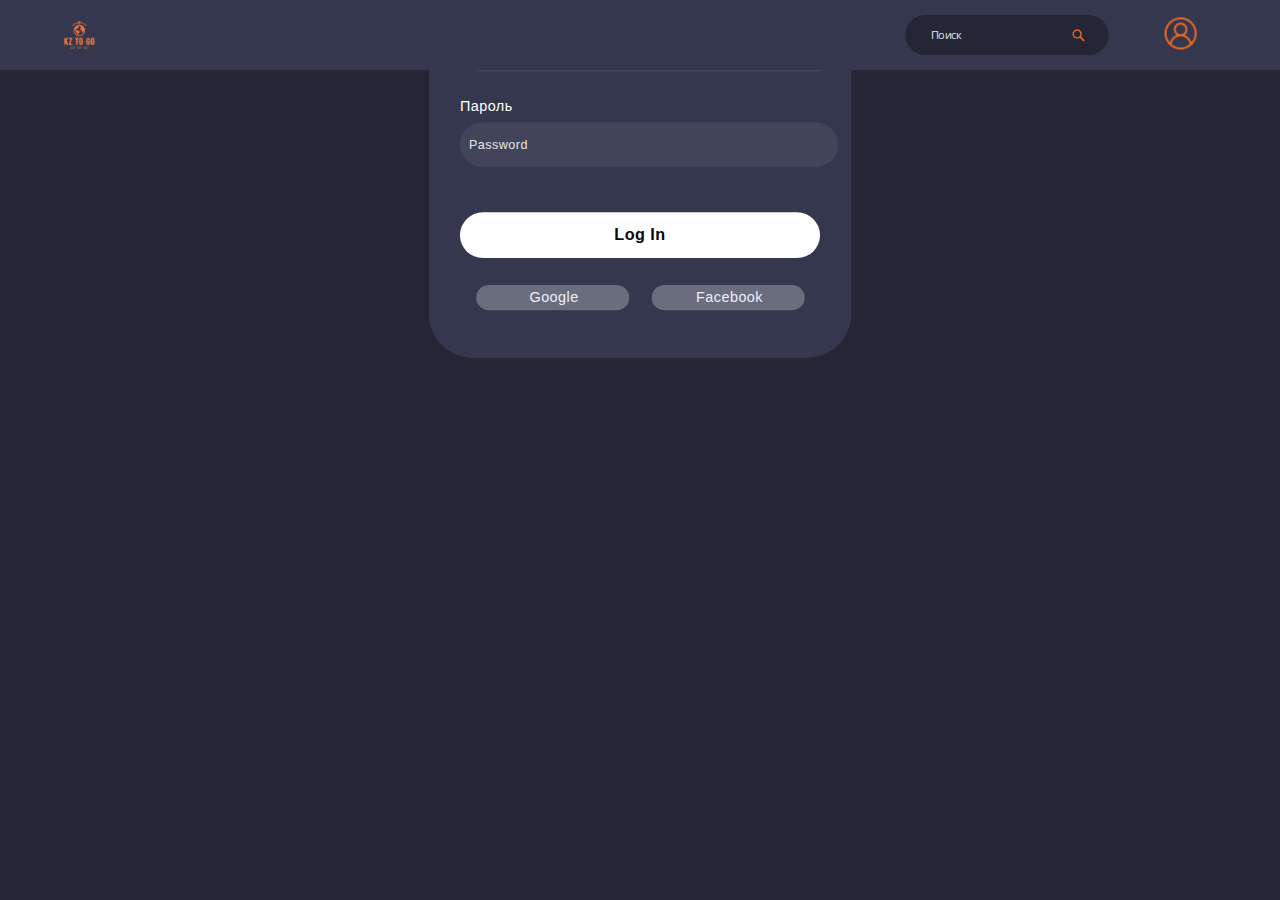
<file: profile.html>
<!DOCTYPE html>
<html lang="en">
<head>
    <meta charset="UTF-8">
    <meta http-equiv="X-UA-Compatible" content="IE=edge">
    <meta name="viewport" content="width=device-width, initial-scale=1.0">
    <link rel="stylesheet" href="main.css">
    <link rel="stylesheet" href="media.css">
    <link rel="stylesheet" href="auth.css">
    <link rel="preconnect" href="https://fonts.googleapis.com">
    <link rel="preconnect" href="https://fonts.gstatic.com" crossorigin>
    <link href="https://fonts.googleapis.com/css2?family=Open+Sans:wght@300;400;800&display=swap" rel="stylesheet">
    <link href="https://fonts.cdnfonts.com/css/euro-caps" rel="stylesheet">
    <link rel="stylesheet" href="Fonts/Tupo Vyaz/">
    <link rel="shortcut icon" href="img/logo.png" type="image/x-icon">           
    <title>Авторизация</title>
</head>
<body>
    <div class="header">
        <div class="menu-btn">
            <span></span>
            <span></span>
            <span></span>
          </div>
        <a href="index.html">
          <div class="logo">
              <img src="img/logo.png" alt="">
          </div></a>
          <div class="menu">
            <nav>
              <div class="sidenav menu-sidenav">
                <a href="cities.html"><img src="img/city.png" alt=""> ГОРОДА</a>
                <a href="resorts.html"><img src="img/umbrella.png" alt=""> КУРОРТЫ</a>
                <a href="monument.html"><img src="img/footprint.png" alt=""> ЗАПОВЕДНИКИ</a>
                <a href="monument.html"><img src="img/monument.png" alt=""> ПАМЯТНИКИ</a>
                </div>
            </nav>
          </div>
          <div class="nav">
              <div class="nav-item">
                 <div class="search">
                  <input type="text" class="serach-txt" placeholder="Поиск">
                  <a href="" class="search-btn"><img src="img/zoom.png" alt=""></a>
                 </div>
              </div>
              <div class="nav-item">
                  <a class="profile" href="profile.html"><img src="img/profile.png" alt=""></a> 
               </div>
          </div>
      </div>
  
<div class="auth">
        <form>
            <h3>Авторизация</h3>
    
            <label for="username">Почта</label>
            <input type="text" placeholder="Email or Phone" id="username">
    
            <label for="password">Пароль</label>
            <input type="password" placeholder="Password" id="password">
    
            <button>Log In</button>
            <div class="social">
              <div class="go"><i class="fab fa-google"></i>  Google</div>
              <div class="fb"><i class="fab fa-facebook"></i>  Facebook</div>
            </div>
        </form>
    </div>
    <script src="js/main.js"></script>
</body>
</html>
</file>
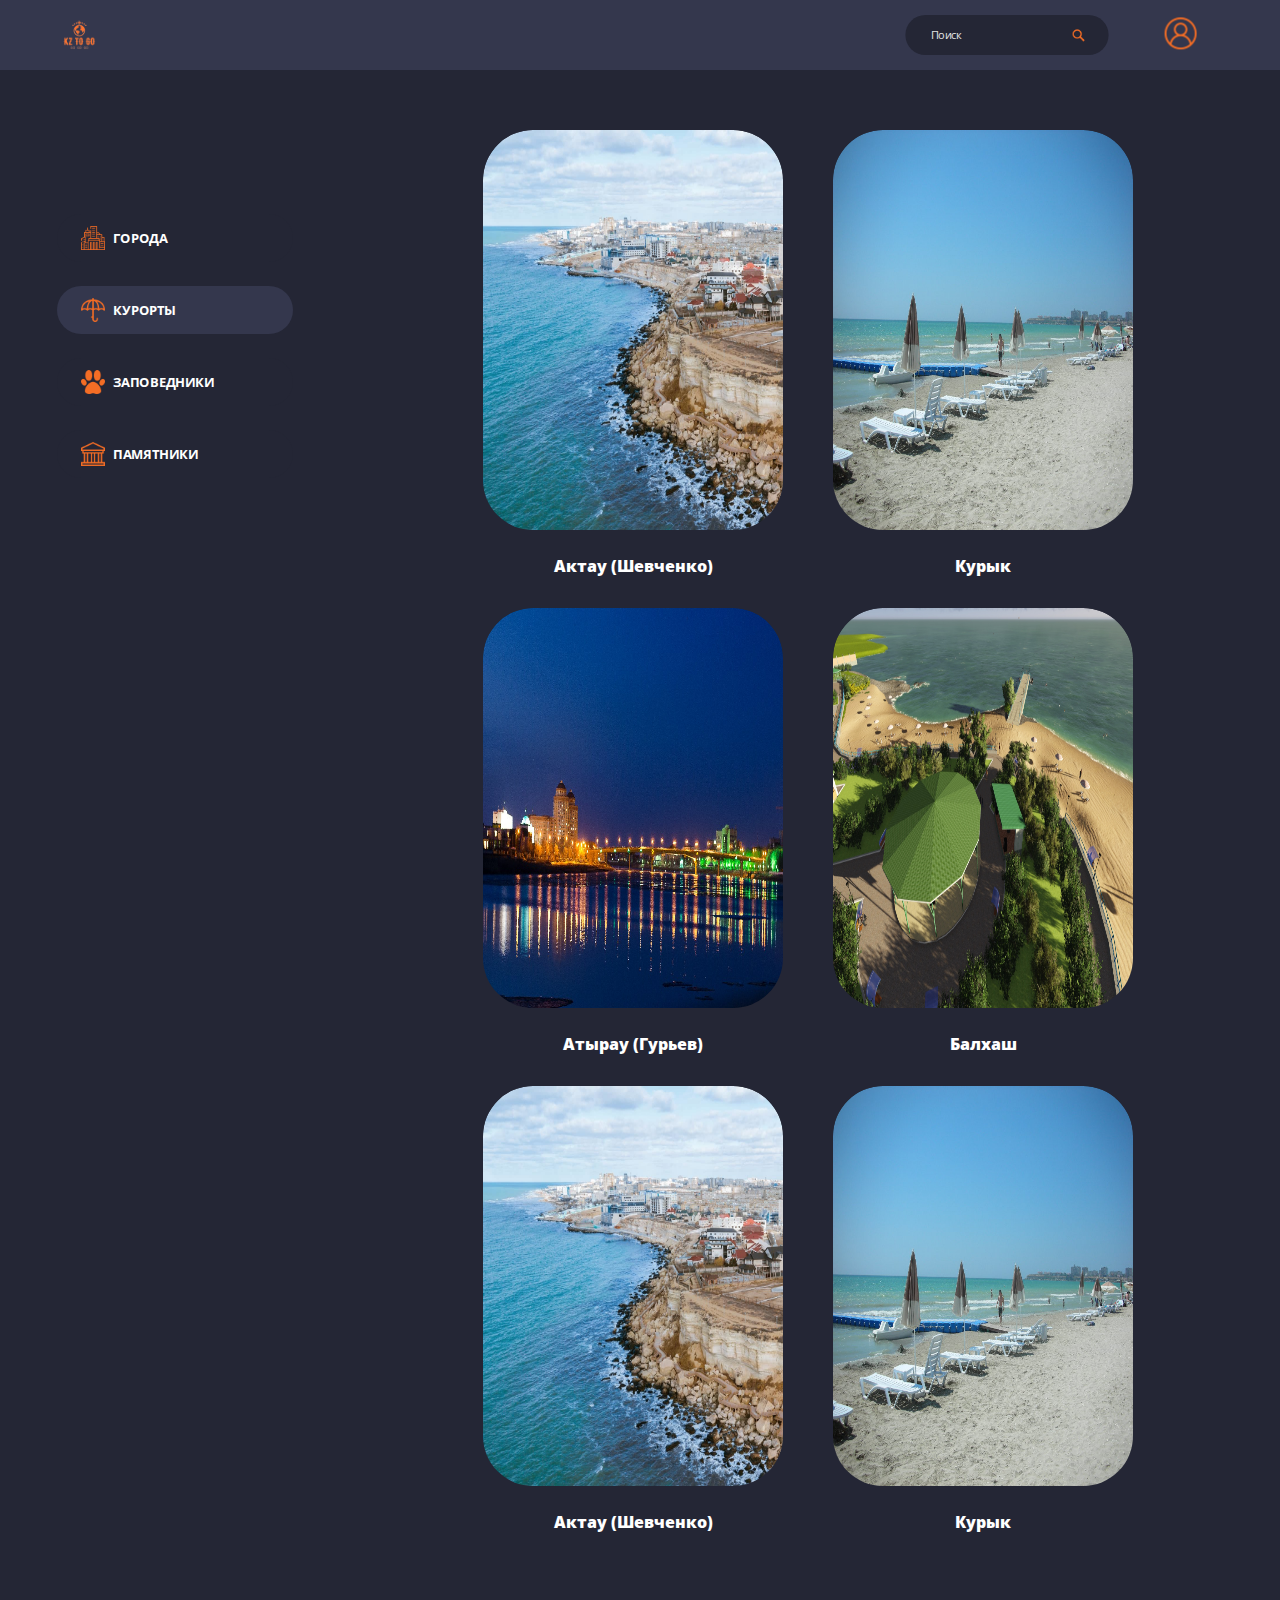
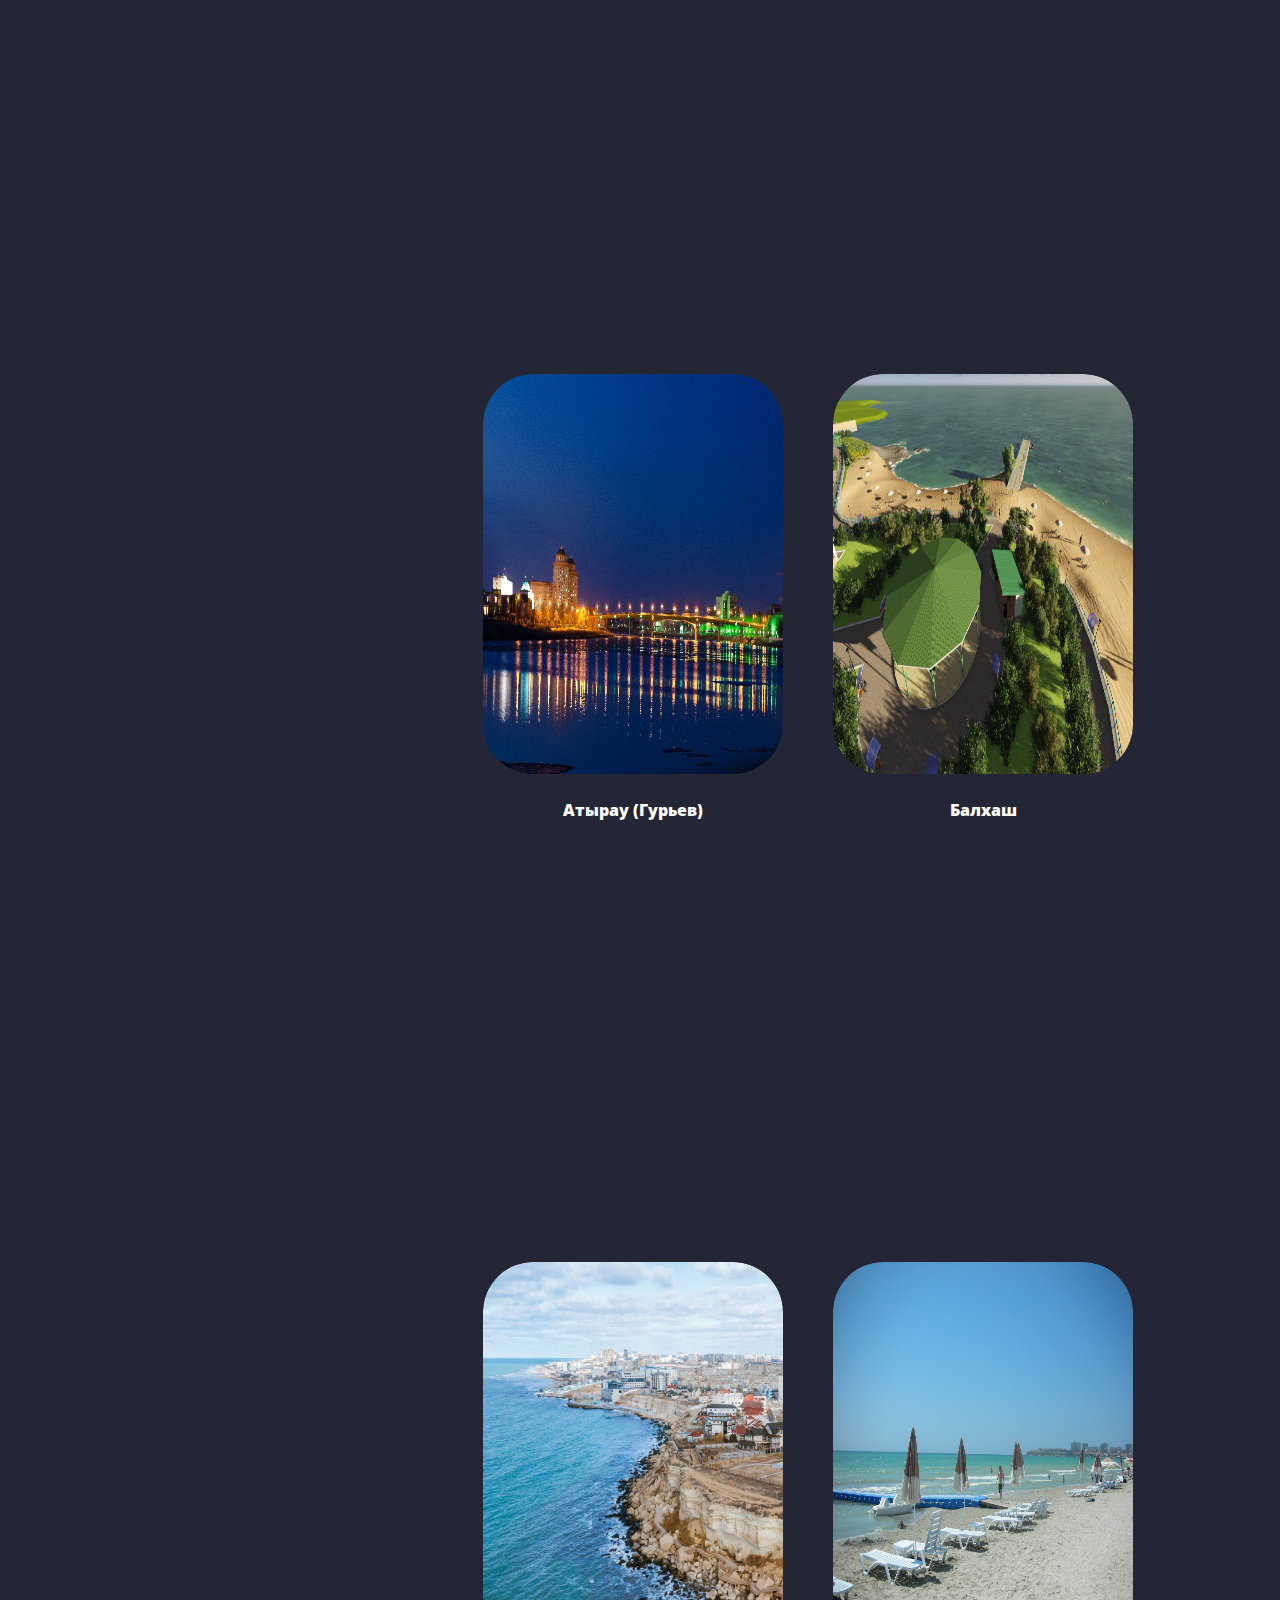
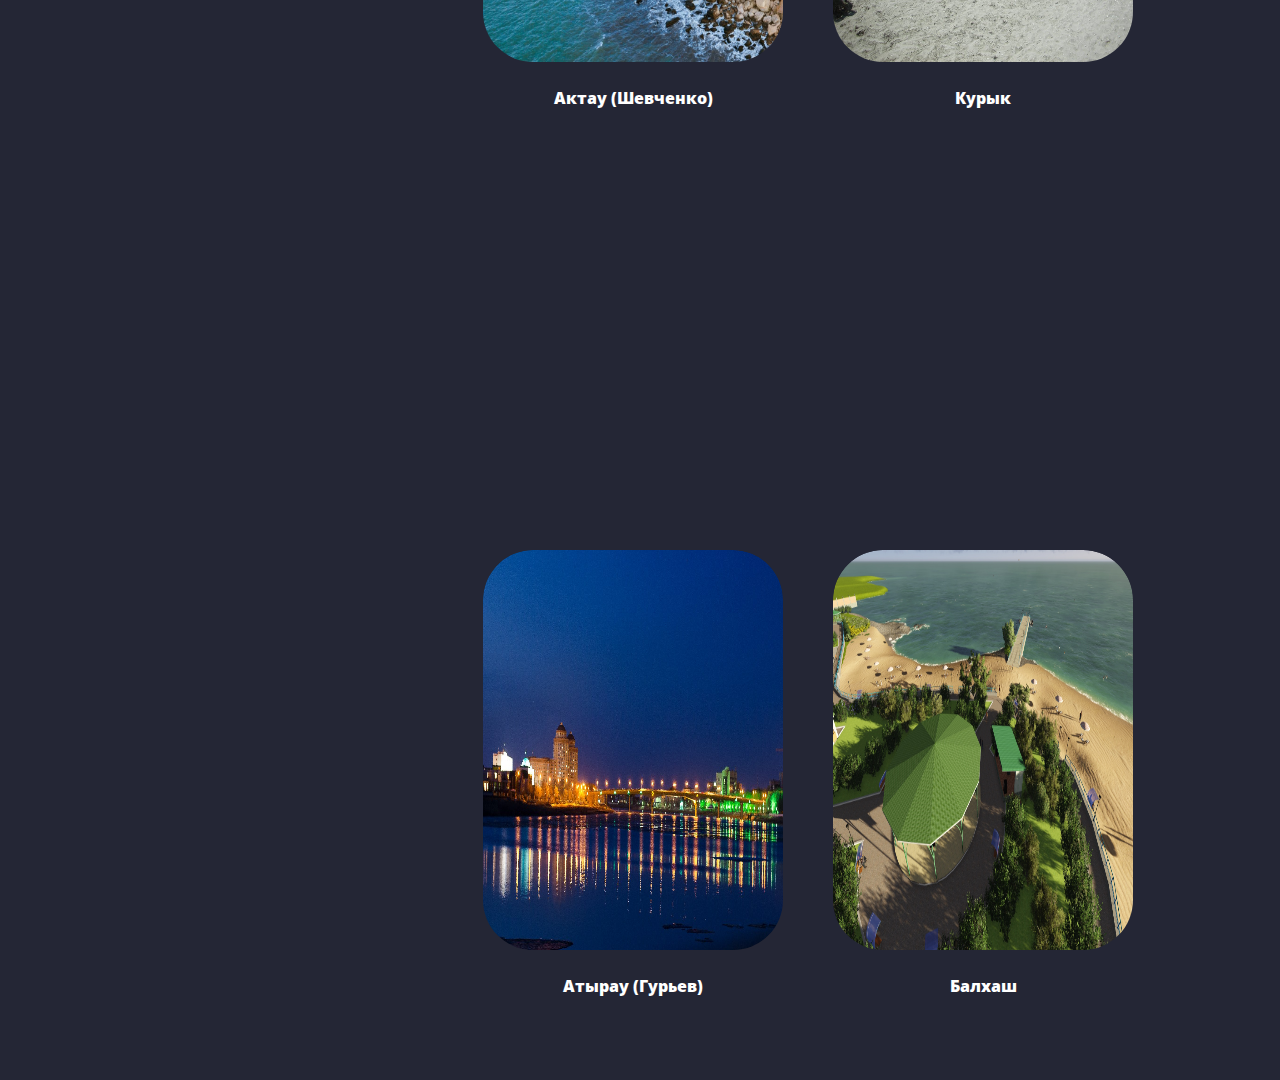
<file: resorts.html>
<!DOCTYPE html>
<html lang="en">
<head>
    <meta charset="UTF-8">
    <meta http-equiv="X-UA-Compatible" content="IE=edge">
    <meta name="viewport" content="width=device-width, initial-scale=1.0">
    <link rel="stylesheet" href="main.css">
    <link rel="stylesheet" href="media.css">
    <link rel="preconnect" href="https://fonts.googleapis.com">
    <link rel="preconnect" href="https://fonts.gstatic.com" crossorigin>
    <link href="https://fonts.googleapis.com/css2?family=Open+Sans:wght@300;400;800&display=swap" rel="stylesheet">
    <link href="https://fonts.cdnfonts.com/css/euro-caps" rel="stylesheet">
    <link rel="stylesheet" href="Fonts/Tupo Vyaz/">
    <link rel="shortcut icon" href="img/logo.png" type="image/x-icon">
    <title>Курорты</title>
</head>
<body>
    <div class="header">
        <div class="menu-btn">
            <span></span>
            <span></span>
            <span></span>
          </div>
        <a href="index.html"> <div class="logo">
            <img src="img/logo.png" alt="">
        </div></a>
        <div class="menu">
            <nav>
              <div class="sidenav menu-sidenav">
                <a href="cities.html"><img src="img/city.png" alt=""> ГОРОДА</a>
                <a href="resorts.html"><img src="img/umbrella.png" alt=""> КУРОРТЫ</a>
                <a href="monument.html"><img src="img/footprint.png" alt=""> ЗАПОВЕДНИКИ</a>
                <a href="monument.html"><img src="img/monument.png" alt=""> ПАМЯТНИКИ</a>
                </div>
            </nav>
          </div>
        <div class="nav">
            <div class="nav-item">
               <div class="search">
                <input type="text" class="serach-txt" placeholder="Поиск">
                <a href="" class="search-btn"><img src="img/zoom.png" alt=""></a>
               </div>
            </div>
            <div class="nav-item">
                <a class="profile" href=""><img src="img/profile.png" alt=""></a> 
             </div>
        </div>
    </div>
    <div class="sidenav">
    <a href="cities.html"><img src="img/city.png" alt=""> ГОРОДА</a>
    <a href="resorts.html" style="background-color: #34374d;"> <img src="img/umbrella.png" alt=""> КУРОРТЫ</a>
    <a href="park.html"><img src="img/footprint.png" alt=""> ЗАПОВЕДНИКИ</a>
    <a href="monument.html"><img src="img/monument.png" alt=""> ПАМЯТНИКИ</a>
    </div>
    <div class="resorts">
        <a href="" class="res-card">
            <img src="img/r1.jpg" alt="">
            <div class="r-title">Актау (Шевченко)</div>
        </a>
        <a href="" class="res-card">
            <img src="img/r2.jpg" alt="">
            <div class="r-title">Курык</div>
        </a>
        <a href="" class="res-card">
            <img src="img/r3.jpg" alt="">
            <div class="r-title">Атырау (Гурьев)</div>
        </a>
        <a href="" class="res-card">
            <img src="img/r4.jpg" alt="">
            <div class="r-title">Балхаш</div>
        </a>
        <a href="" class="res-card">
            <img src="img/r1.jpg" alt="">
            <div class="r-title">Актау (Шевченко)</div>
        </a>
        <a href="" class="res-card">
            <img src="img/r2.jpg" alt="">
            <div class="r-title">Курык</div>
        </a>
        <a href="" class="res-card">
            <img src="img/r3.jpg" alt="">
            <div class="r-title">Атырау (Гурьев)</div>
        </a>
        <a href="" class="res-card">
            <img src="img/r4.jpg" alt="">
            <div class="r-title">Балхаш</div>
        </a>
        <a href="" class="res-card">
            <img src="img/r1.jpg" alt="">
            <div class="r-title">Актау (Шевченко)</div>
        </a>
        <a href="" class="res-card">
            <img src="img/r2.jpg" alt="">
            <div class="r-title">Курык</div>
        </a>
        <a href="" class="res-card">
            <img src="img/r3.jpg" alt="">
            <div class="r-title">Атырау (Гурьев)</div>
        </a>
        <a href="" class="res-card">
            <img src="img/r4.jpg" alt="">
            <div class="r-title">Балхаш</div>
        </a>
        
    </div>
    <script src="js/main.js"></script>
</body>
</html>
</file>
<file: main.css>
@font-face {
    font-family: "Tupo Vyaz Regular";
    src: url("Fonts/Tupo Vyaz/tupo-vyaz_regular.ttf");
  }
  ::placeholder{
    color: #e5e5e5;
}
body{
    background: #242635;
    color: #f46d25;
    margin: 0;
    padding: 0;
    font-family: 'Open Sans', sans-serif;
    text-decoration: none;
}
a{
    color: white;
}
.header {
  font-family: 'Open Sans', sans-serif;
    position: fixed;  
    background: #34374d;    
    z-index: 100;  
    width: 100%;
    display: flex;
    align-items: center;
    justify-content: space-between;
    top: 0;
}

/* Burger */

.menu-btn {
  padding-left: 80px;
	width: 30px;
	height: 30px;
	position: relative;
	z-index:2;
	overflow: hidden;
}

.menu-btn span {
	width: 30px;
	height: 2px;
	position: absolute;
	top: 50%;
	left: 50%;
	transform: translate(-50%, -50%);
	background-color: #ffffff;
	transition: all 0.5s;
}

.menu.active {
	transform: translateX(0);
}

.menu-btn span:nth-of-type(2) {
	top: calc(50% - 5px);
}
.menu-btn span:nth-of-type(3) {
	top: calc(50% + 5px);
}

/* Меняем гамбургер иконку, когда меню открыто */


.menu-btn.active span:nth-of-type(1) {
  display: none;
}
.menu-btn.active span:nth-of-type(2) {
  top: 50%;
  transform: translate(-50%, 0%) rotate(45deg);  
}
.menu-btn.active span:nth-of-type(3) {
  top: 50%;
  transform: translate(-50%, 0%) rotate(-45deg); 
}


.menu {
	position: fixed;
	top: 0;
	left: 0;
	width: 100%;
	height: 100%;
	padding: 15px;
  background: #242635;
	transform: translateX(-100%);
	transition: transform 0.5s; 
}

.menu.active {

	transform: translateX(0);
}

/* Burger end */
.logo > img{
    width: 50px;
    height: 50px;
    padding-left: 60px;
}

.search {
  display: flex;
  align-items: center;
  background: #242635;
  padding: 15px 30px;
  border-radius: 50px;

}
.serach-txt {
  background: none;
  border: 0;
  outline: none;
  color: white;
  font-family: 'Open Sans', sans-serif;

}
.search-btn > img{

  height: 15px;
}
.search-btn{
  display: flex;
}

.nav {
    display: flex;
    align-items: center;
    justify-content: flex-end;
    
}
.nav-item {
    margin: 20px;
    
    text-decoration: none;
}
.nav-item > a {
    font-family: 'Open Sans', sans-serif;
    font-weight: 800;
    color: #f46d25;
    text-decoration: none;
    padding-top: 15px;
    padding-bottom: 15px;
    padding-left: 30px;
    padding-right: 30px;
    border-radius: 50PX;
}


.profile > img {
  height: 40px;
}


/* Left panel */

.sidenav {
  font-family: 'Open Sans', sans-serif;
  font-weight: 800;
    height: 100%;
    width: 330px;
    position: fixed;
    z-index: 1;
    
    left: 0px;
    background: #242635;
    overflow-x: hidden;
    padding: 100px 0;

}

.sidenav a {
  font-family: 'Open Sans', sans-serif;
  font-weight: 700;
    margin: 30px 5px 30px 30px;
    padding: 15px 30px;
    border-radius: 50px;
    text-decoration: none;
    color: #fff;
    display: flex;
    align-items: center;
    background: #242635;
}
.sidenav a:hover{
  background: #34374d;
}
.sidenav img{
  height: 30px;
  display: flex;
  margin-right: 10px;
}

/* Board */

.tabs {
  font-family: 'Open Sans', sans-serif;
  font-weight: 800;
    padding-top: 100px;
    padding-left: 100px;
    padding-right: 100px;
    margin-left: 325px;

    color: #fff;

  }

  .tabs>input[type="radio"] {
    display: none;
  }

  .tabs>input[type="radio"]:checked+label {
    background-color: #34374d;
  }

  .tabs>div {
    /* скрыть контент по умолчанию */
    display: none;
    border: 1px solid #eee;
    padding: 10px 15px;
    border-radius: 4px;
  }

  /* отобразить контент, связанный с вабранной радиокнопкой (input type="radio") */
  #tab-btn-1:checked~#content-1,
  #tab-btn-2:checked~#content-2,
  #tab-btn-3:checked~#content-3 {
    display: block;
  }

  .tabs>label {
    display: inline-block;
    text-align: center;
    vertical-align: middle;
    user-select: none;
    background-color: #eee;
    border: none;
    padding: 2px 8px;
    font-size: 16px;
    line-height: 1.5;
    border-radius: 4px;
    transition: color 0.15s ease-in-out, background-color 0.15s ease-in-out, border-color 0.15s ease-in-out;
    margin-left: 6px;
    cursor: pointer;
    margin-bottom: 10px;
  }

  .tabs>label:first-of-type {
    margin-left: 0;
    
  }
  .tabs>label {
    background-color: #242635;
    padding-top: 15px;
    padding-bottom: 15px;
    padding-left: 30px;
    padding-right: 30px;
    border-radius: 50PX; 
  }
  .tabs>label:hover {
    background-color: #34374d;
    padding-top: 15px;
    padding-bottom: 15px;
    padding-left: 30px;
    padding-right: 30px;
    border-radius: 50PX; 
  }
  .tabs>label::before{
    background-color: #34374d;
  }
  .tab-btn{
    display: flex;
    height: 1500px;
  }
#content-1{
  padding-left: 0;
  border: none;
}
#content-2{
  padding-left: 0;
  border: none;
}
#content-3{
  padding-left: 0;
  border: none;
}
.content-block {
  height: auto;
  min-height: 500px;
  background: #34374d;
  border-radius: 100px;

  display: flex;
  align-items: center;
  padding-left: 50px;
  padding-right: 50px;
  margin-bottom: 50px;
  
}
.content-block > img{
  height: 400px;
  border-radius: 50px;
}
.cnt-txt {
  display: flex;
  flex-direction: column;
  justify-content: flex-start;
  padding-left: 50px;
}
.title {
  font-size: 22px;
}
.txt {
  padding-top: 50px;
  font-size: 17px;
  font-weight: 400;
}
.cnt-btn{
  padding-top: 50px;
}
.cnt-btn  a{
  padding-top: 15px;
    padding-bottom: 15px;
    padding-left: 30px;
    padding-right: 30px;
  border-radius: 50px;
  text-decoration: none;
}
.cnt-btn  a:hover{
  background: #242635;
}

/* Auth */
#content-3 > .content-block{
  display: flex;
  align-items: center;
  justify-content: center;
}
.auth{
  display: flex;
  flex-direction: column;
  align-items: center;
  padding-bottom: 50px;
}
.auth img{
  height: 50px;
  align-items: center;
  padding-bottom: 25px;
}
.auth-txt {
  padding-bottom: 25px;
}
.auth-btn a{
  text-decoration: none;
  padding: 15px 30px;
  border-radius: 50px;
  background: #242635;
  color: #f46d25;
}
.auth-btn a:hover{
  background: #f46d25;
  color: #fff;
}










/* CITIES */


.resorts {
  font-family: 'Open Sans', sans-serif;
  font-weight: 800;
  padding-top: 100px;
  padding-left: 150px;
  padding-right: 100px;
  margin-left: 325px;

  color: #fff;
  display: grid;
  grid-template-columns: 20% 20% 20%;
  grid-gap: 0px 150px;
}
.city-card {
  width: 300px;
  height: 500px;
  border-radius: 50px;

  display: flex;
  flex-direction: column;
  align-items: center;
  margin: 30px 30px;
  
  overflow: hidden;
  transition: 1s;
  color: #fff;

  text-decoration: none;
}
.city-card:hover{
  
  transform: scale(1.05);

}
.city-card img{
  height: 400px;
  width: 300px;
  border-radius: 50px;
}
.c-title {
  margin-top: 25px;
  
}

/* RESORTS */

.resorts {

  font-family: 'Open Sans', sans-serif;
  font-weight: 800;
  padding-top: 100px;
  padding-left: 150px;
  padding-right: 100px;
  margin-left: 325px;

  color: #fff;
  display: grid;
  grid-template-columns: 20% 20% 20%;
  grid-gap: 0px 150px;

}
.res-card {

  width: 300px;
  height: 500px;
  border-radius: 50px;

  display: flex;
  flex-direction: column;
  align-items: center;
  margin: 30px 30px;
  
  overflow: hidden;
  transition: 1s;
  color: #fff;

  text-decoration: none;

}

.res-card:hover{
  transform: scale(1.05);
}

.res-card img{
  height: 400px;
  width: 300px;
  border-radius: 50px;
}

.r-title {
  margin-top: 25px;
}
</file>
<file: media.css>
@media (max-width: 1366px){
    .header {
        height: 70px;
    }
    .logo {
        transform: scale(0.8);
    }
    .nav {
        transform: scale(0.8);
    }
    .nav-item {
    }
    .search {
    }
    .serach-txt {
    }
    .search-btn {
    }
    .profile {
    }
    .sidenav {
        transform: scale(0.8);
    }
    .tabs {
        font-size: 12px;
    }
    .content-block img{
        height: 250px;
    }
    .content-block{
        height: 350px;
    }
    .cnt-txt {
    }
    .title {
        font-size: 12px;
    }
    .txt {
        padding-top: 20px;
        font-size: 10px;
    }
    .cnt-btn {
        padding-top: 20px;
        font-size: 12px;
    }
    .auth {
        transform: scale(0.9);
    }
    .auth img{
        height: 50px;
    }
    .auth-txt {
    }
    .auth-btn {
    }

}
    
    @media (max-width:1152px) {
        .content-block img {
          height: 230px;
        }
      
      .txt {
          padding-top: 17px;
          font-size: 9px;
      }

      }
      
      
@media (max-width:1152px) {
        .content-block img {
          height: 210px;
        }
      
        .cnt-txt {
          padding-left: 26px;
      }
      
      .txt {
        font-size: 9px;
      }

    }

@media (min-width:1064px) {
    .menu-btn {
        display: none;
    }
}

@media (max-width:1065px) {
    .sidenav {
        display: none;
    }
}


@media (max-width:1064px) {
    .logo > img {
        padding-left: 0;
        margin-right: 0;
    }

    .sidenav.menu-sidenav{
        display: block;
    }
    .sidenav {
        transform: scale(1);
    }
    .tabs {
        margin-left: 0;
    }

    .header {
        z-index: 800;
    }

     .menu-btn {
        z-index: 997;
    }

    .menu.active {
       z-index: 993;
    }
    
    .logo {
        display: none;
    }
}

@media (max-width:720px) {

    .content-block {
        flex-direction: column;
        height: 430px;
    }

    .content-block img {
        margin-top: 25px;
        margin-bottom: 20px;
    }

    .tabs>label{
        transform: scale(0.9);
        padding-left: 10px;
       padding-right: 10px;
    }

    .tabs>label:hover {
       padding-left: 10px;
       padding-right: 10px;
    }
}

@media (max-width:680px) {
    .tabs {
        padding-left: 25px;
        padding-right: 25px;
    }

    .tabs>div {
        padding: 0;
    }

    .auth img {
        height: 148px;
    }
    .content-block {
        border-radius: 38px;
    }

   

}

@media (max-width:550px) {
    .auth img {
        height: 110px;
    }

    .txt {
        font-size: 10px;
    }

    .sidenav {
        transform: scale(1);
    }
}

@media (max-width:490px) { 

    .search {
        padding: 15px;
     }

     .tabs>label {
        font-size: 13px;
     }
    
}

@media (max-width:450px) { 
    .tabs>label:hover {
        padding-left: 9px;
        padding-right: 9px;
     }

     .tabs>label {
        font-size: 11px;
     }
    }
   
/* .resorts */ 

@media (max-width:1490px) {
    .resorts {
        grid-template-columns: 200px 200px;
        grid-template-rows: 150px 150px;
        grid-gap: 328px 150px;
        padding-left: 252px;
    }
}

@media (max-width:1288px) {
    .resorts {
        padding-left: 128px;
    }
}

@media (max-width:1174px) {
    .resorts {
        padding-left: 79px;
    }
}


@media (max-width:1164px) {
    .resorts { 
        margin-left: 255px;
    }
}

@media (max-width:952px) {
    .resorts {
       
        margin-left: 47px;
    }
}

@media (max-width:866px) {
    .resorts {
       
        margin-left: 11px;
    }
}

@media (max-width:810px) {
    .resorts {
       
        margin-left: -31px;
    }
}

@media (max-width:762px) {
    .resorts {
        display: block;
        margin-left: 146px;
    }
}

@media (max-width:684px) {
    .resorts {

        margin-left: 93px;
    }
}

@media (max-width:606px) {
    .resorts {
        margin-left: 35px;
    }
}

@media (max-width:526px) {
    .resorts {
        margin-left: 3px;
    }
}

@media (max-width:460px) {
    .resorts {
        margin-left: -28px;
    }
}

@media (max-width:416px) {
    .resorts {
        margin-left: -56px;
    }
}

@media (max-width:390px) {
    .resorts {
        margin-left: -63px;
    }
}

@media (max-width:370px) {
    .resorts {
        margin-left: -74px;
    }
}
</file>
<file: auth.css>
form{
    height: 450px;
    width: 400px;
    background-color:#34374d;
    position: absolute;
    transform: translate(-50%,-50%);
    top: 40%;
    left: 50%;
    border-radius: 50px;
    
    margin-top: 100px;
    padding: 50px 35px;
}
form *{
    font-family: 'Poppins',sans-serif;
    color: #ffffff;
    letter-spacing: 0.5px;
    outline: none;
    border: none;
}
form h3{
    font-size: 32px;
    font-weight: 500;
    line-height: 42px;
    text-align: center;
}

label{
    display: block;
    margin-top: 30px;
    font-size: 16px;
    font-weight: 500;
}
.auth input{
    display: block;
    height: 50px;
    width: 100%;
    background-color: rgba(255,255,255,0.07);
    border-radius: 30px;
    padding: 0 10px;
    margin-top: 8px;
    font-size: 14px;
    font-weight: 300;
}
::placeholder{
    color: #e5e5e5;
}
button{
    margin-top: 50px;
    width: 100%;
    background-color: #ffffff;
    color: #080710;
    padding: 15px 0;
    font-size: 18px;
    font-weight: 600;
    border-radius: 30px;
    cursor: pointer;
}
.social{
  margin-top: 30px;
  display: flex;
  align-items: center;
  justify-content: center
}
.social div{
  background: red;
  width: 150px;
  border-radius: 20px;
  padding: 5px 10px;
  background-color: rgba(255,255,255,0.27);
  color: #eaf0fb;
  text-align: center;
  display: flex;
  align-items: center;
  justify-content: center;
}
.social div:hover{
  background-color: rgba(255,255,255,0.47);
}
.social .fb{
  margin-left: 25px;
}
.social i{
  margin-right: 4px;
}
</file>
